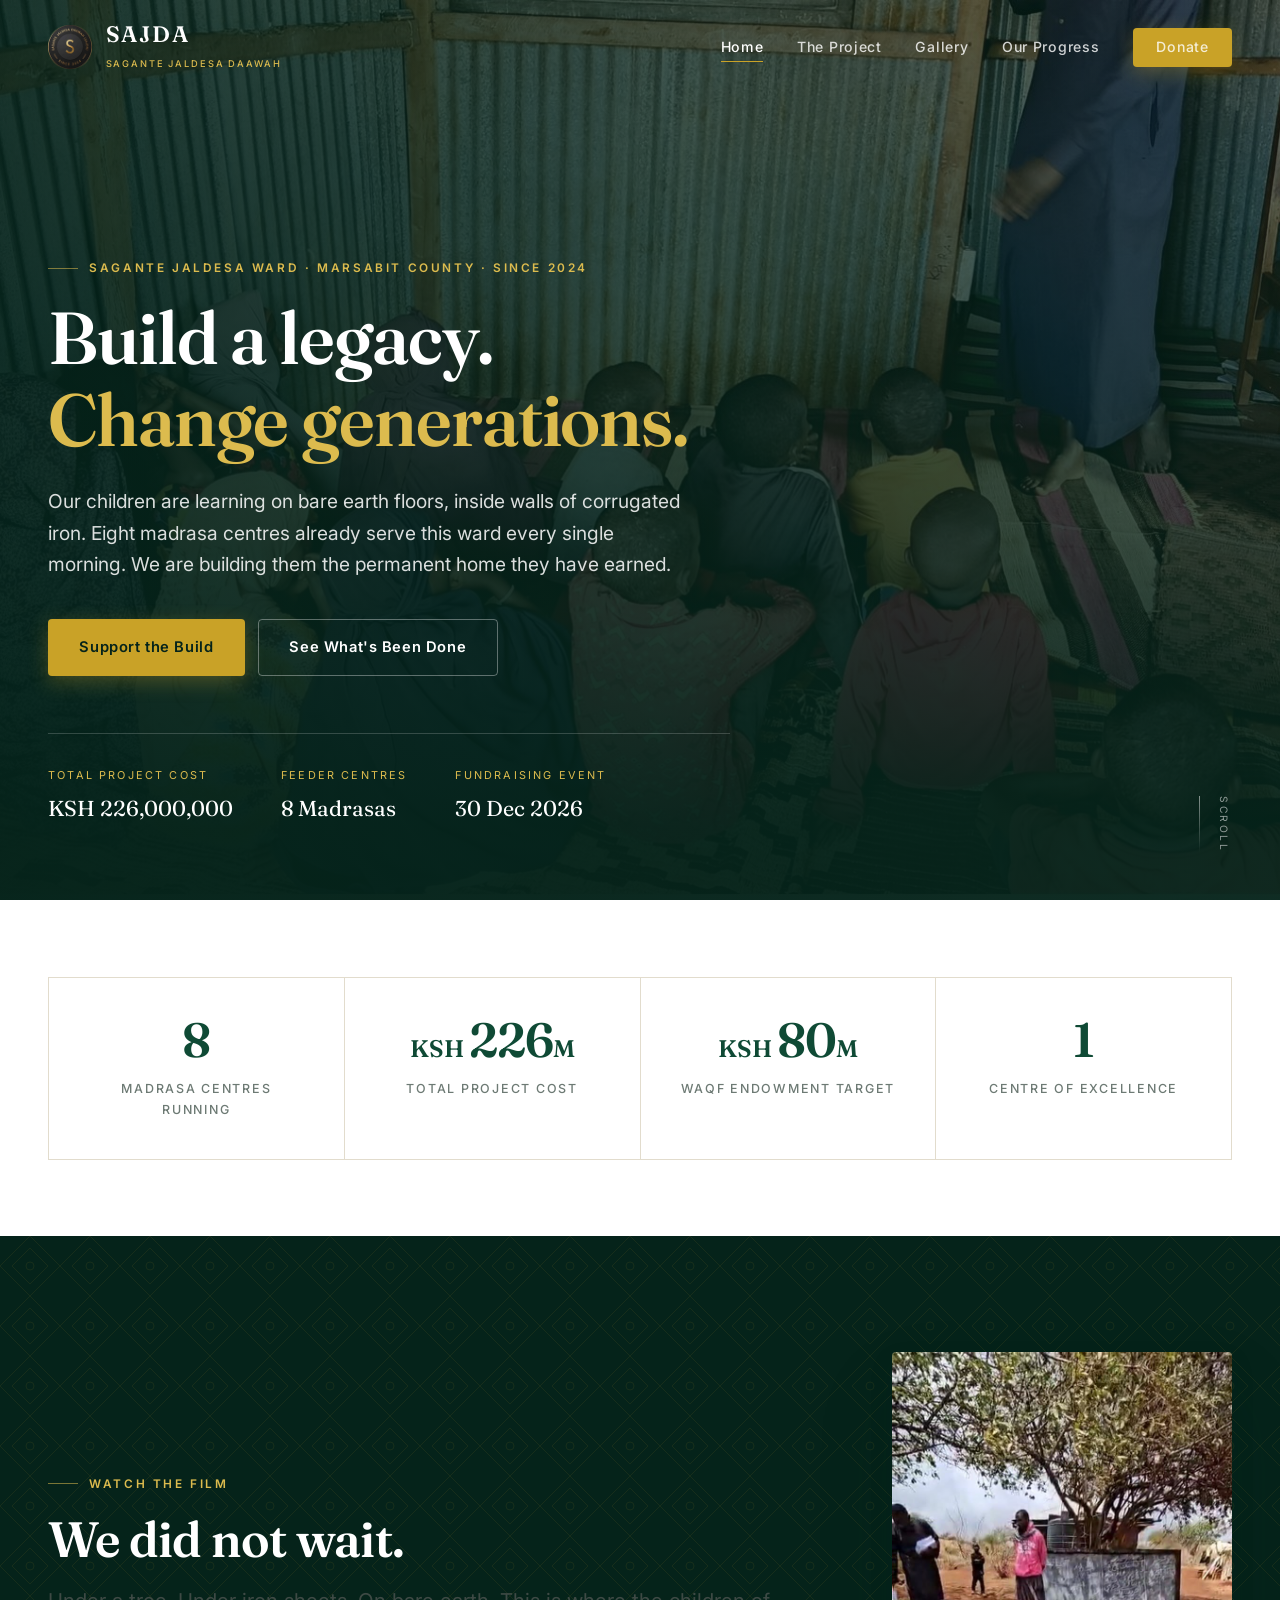
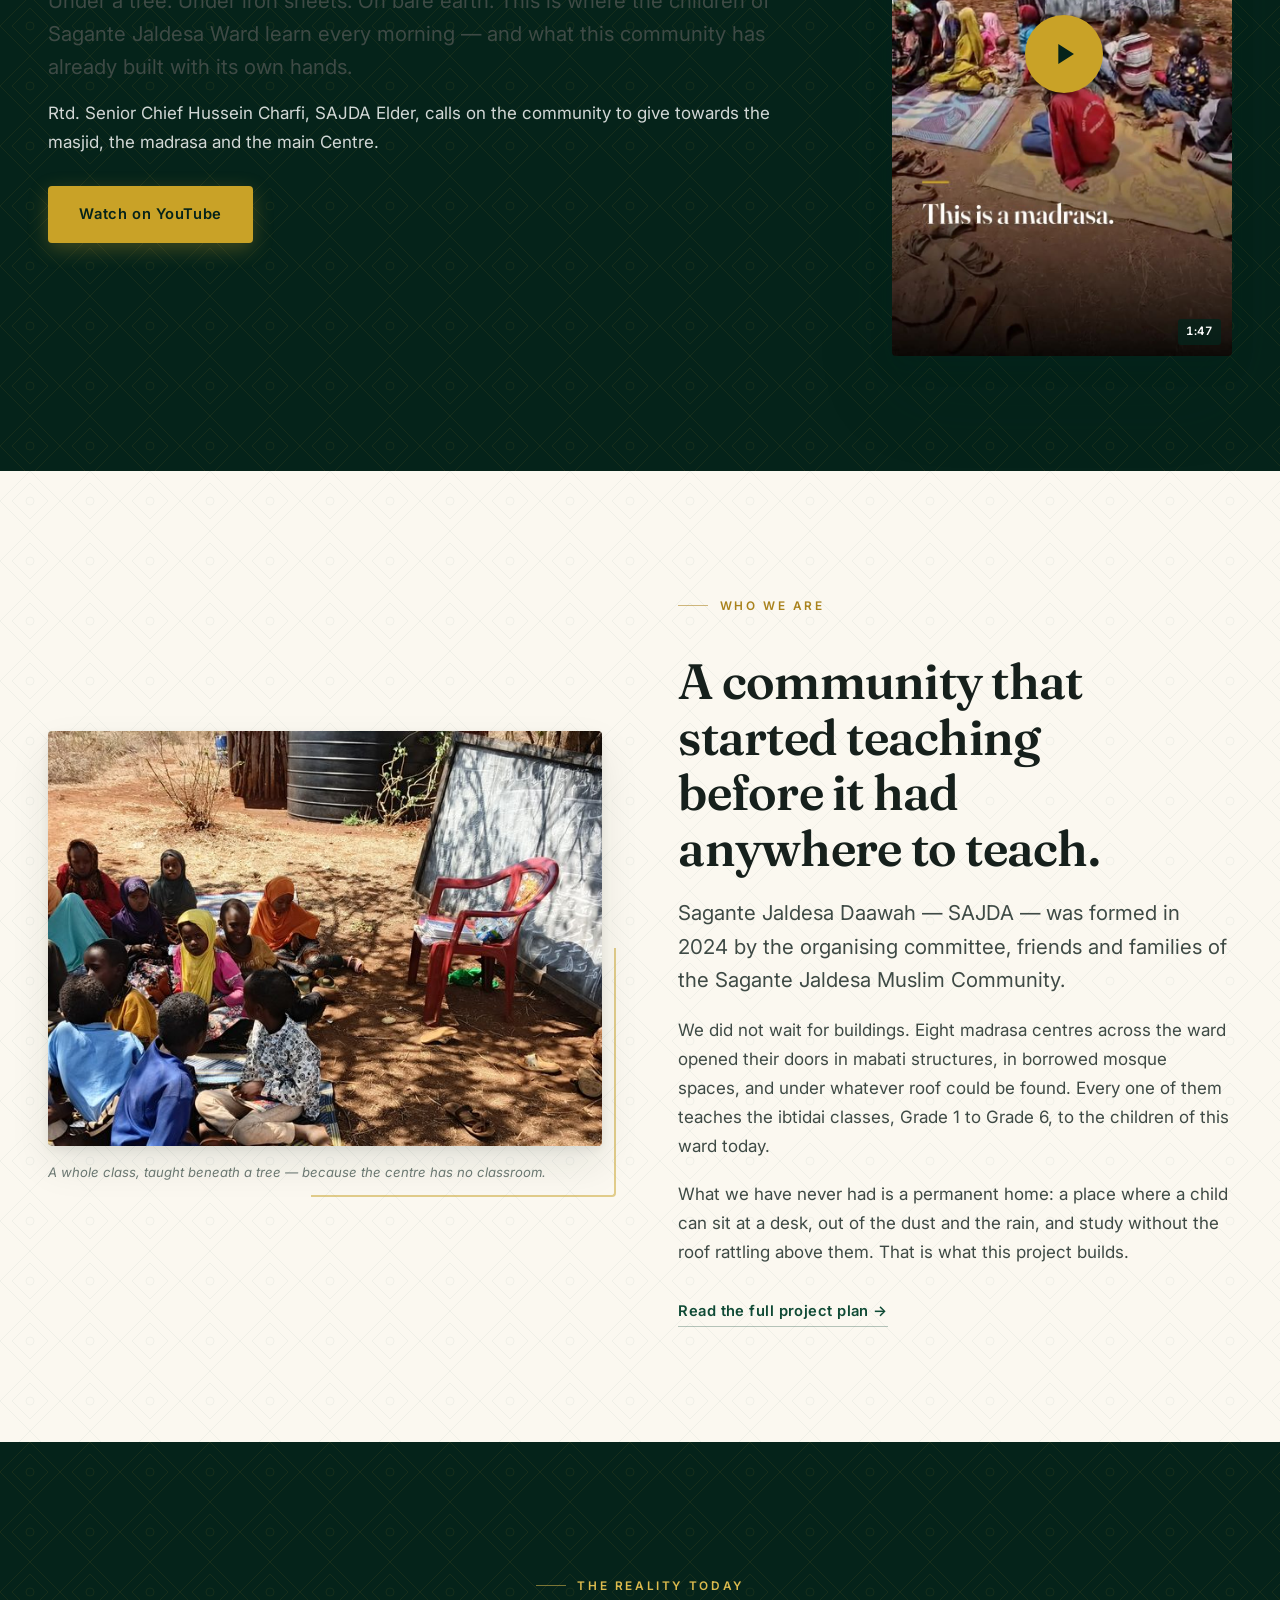
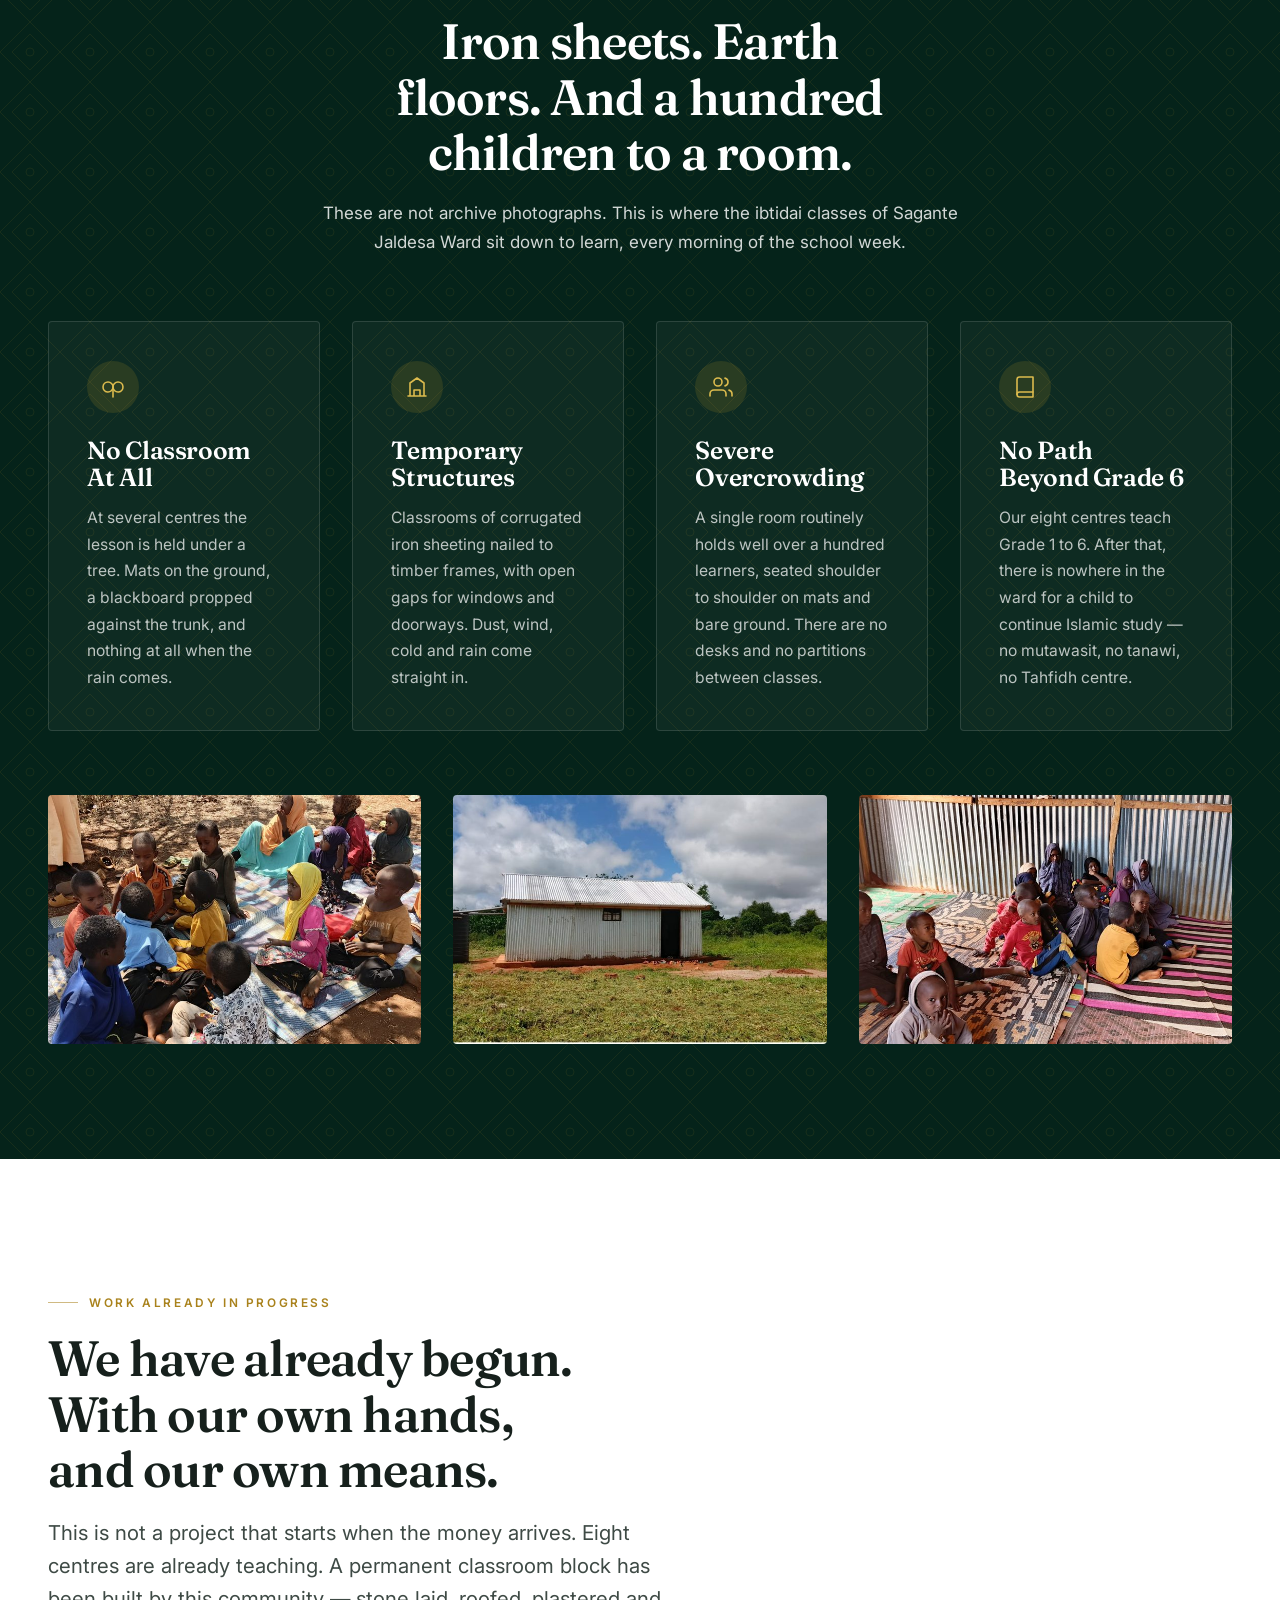
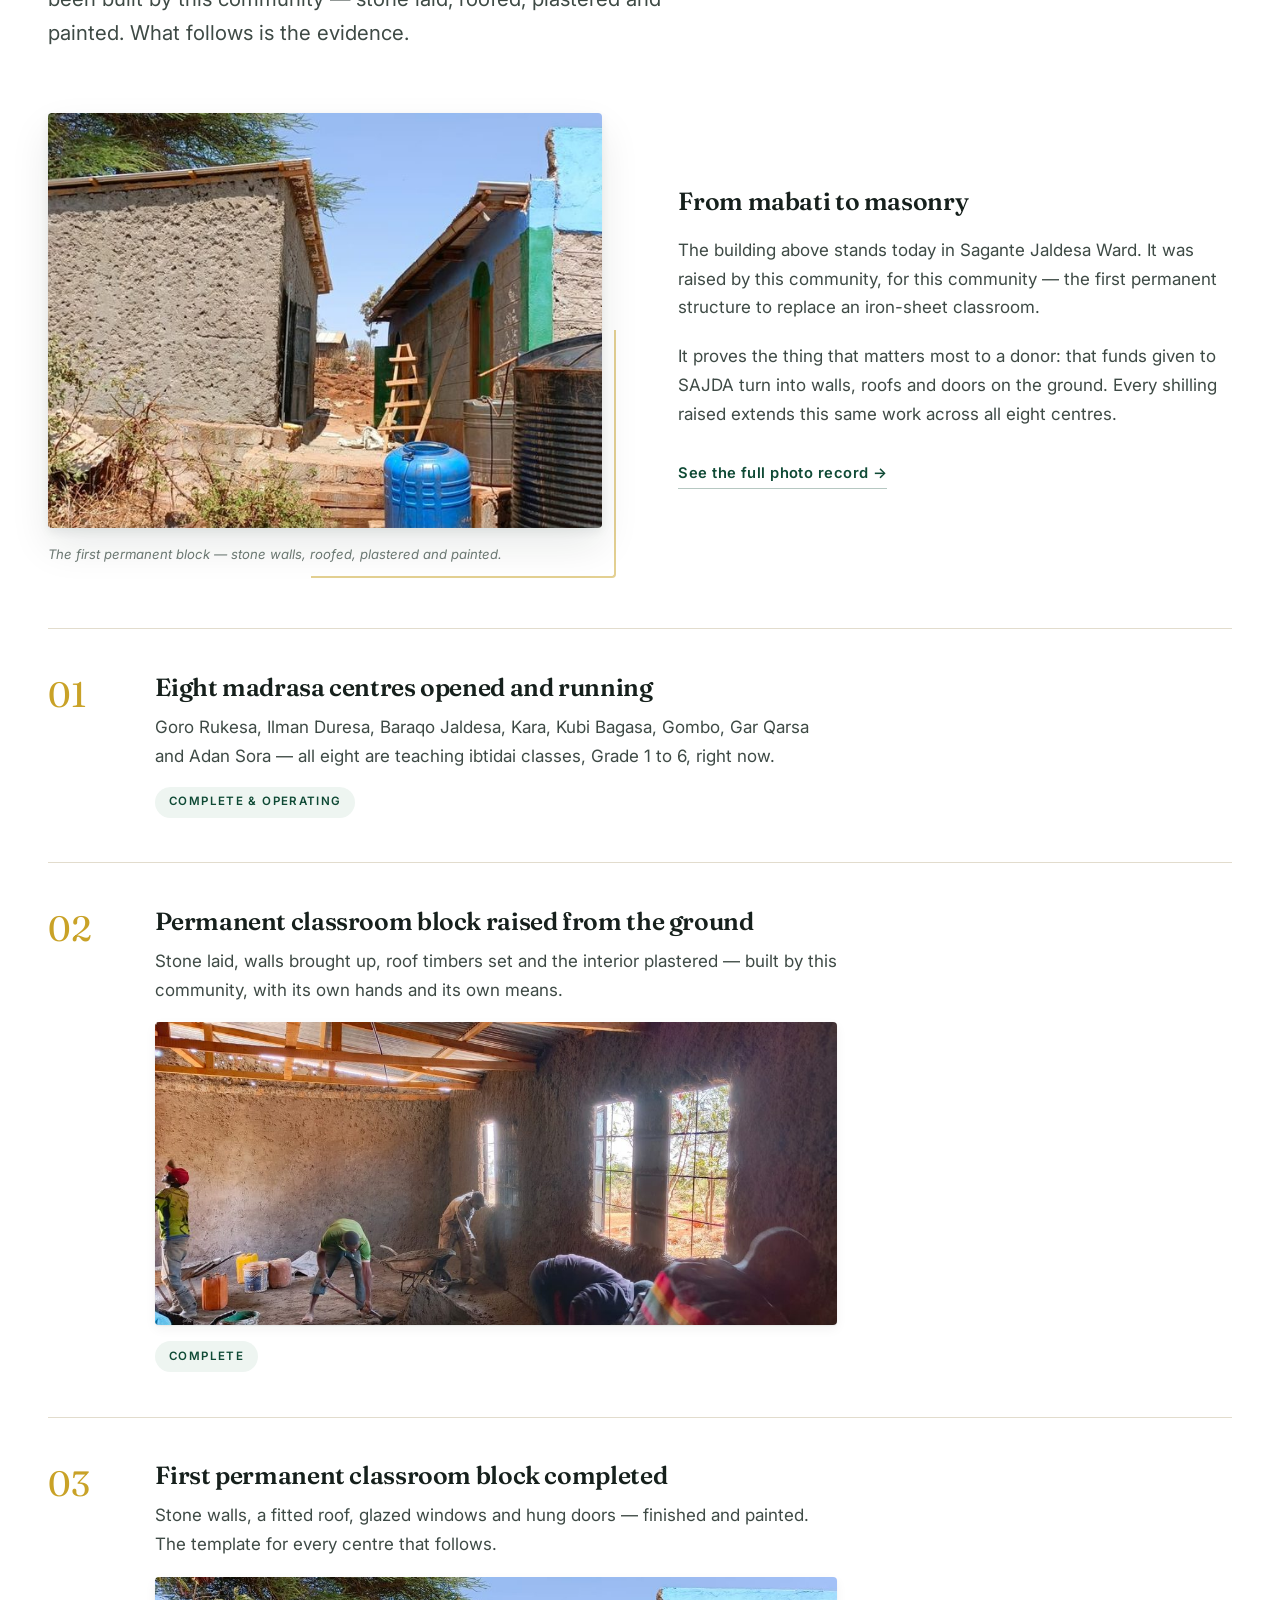
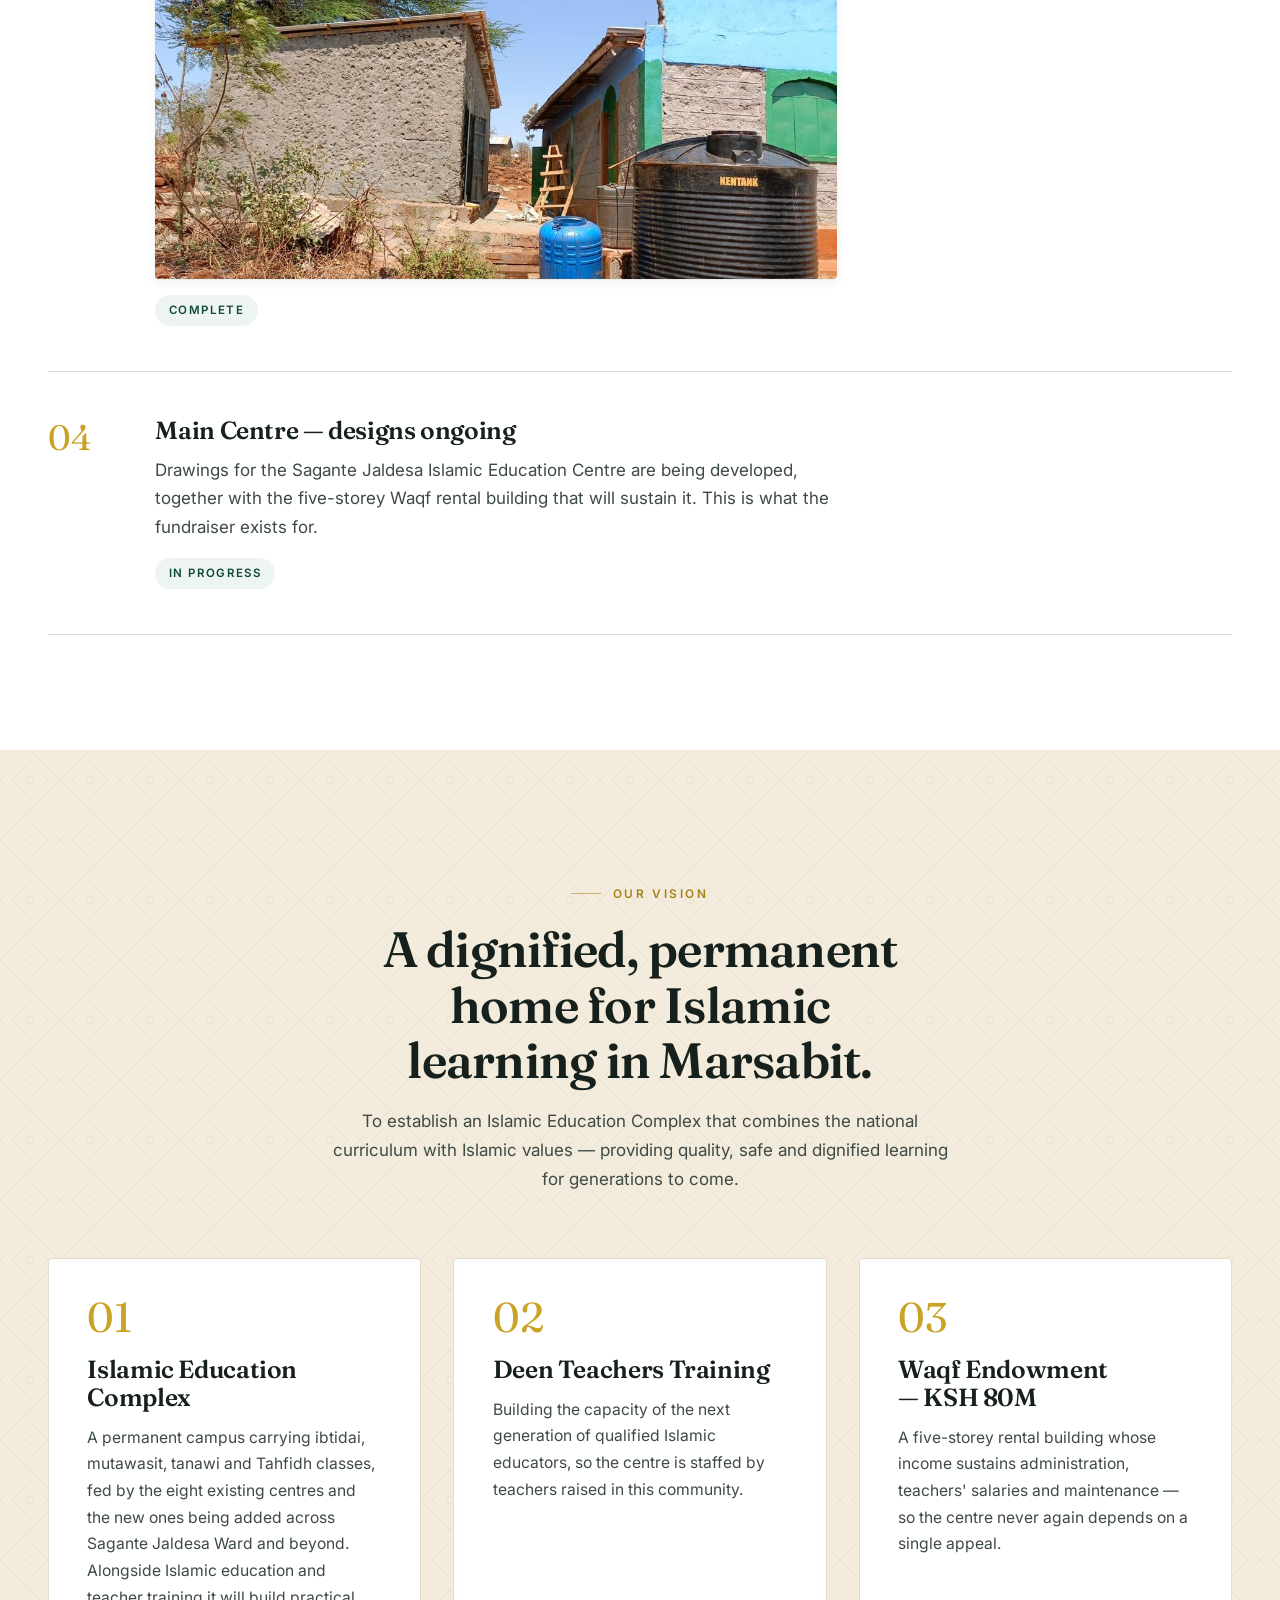
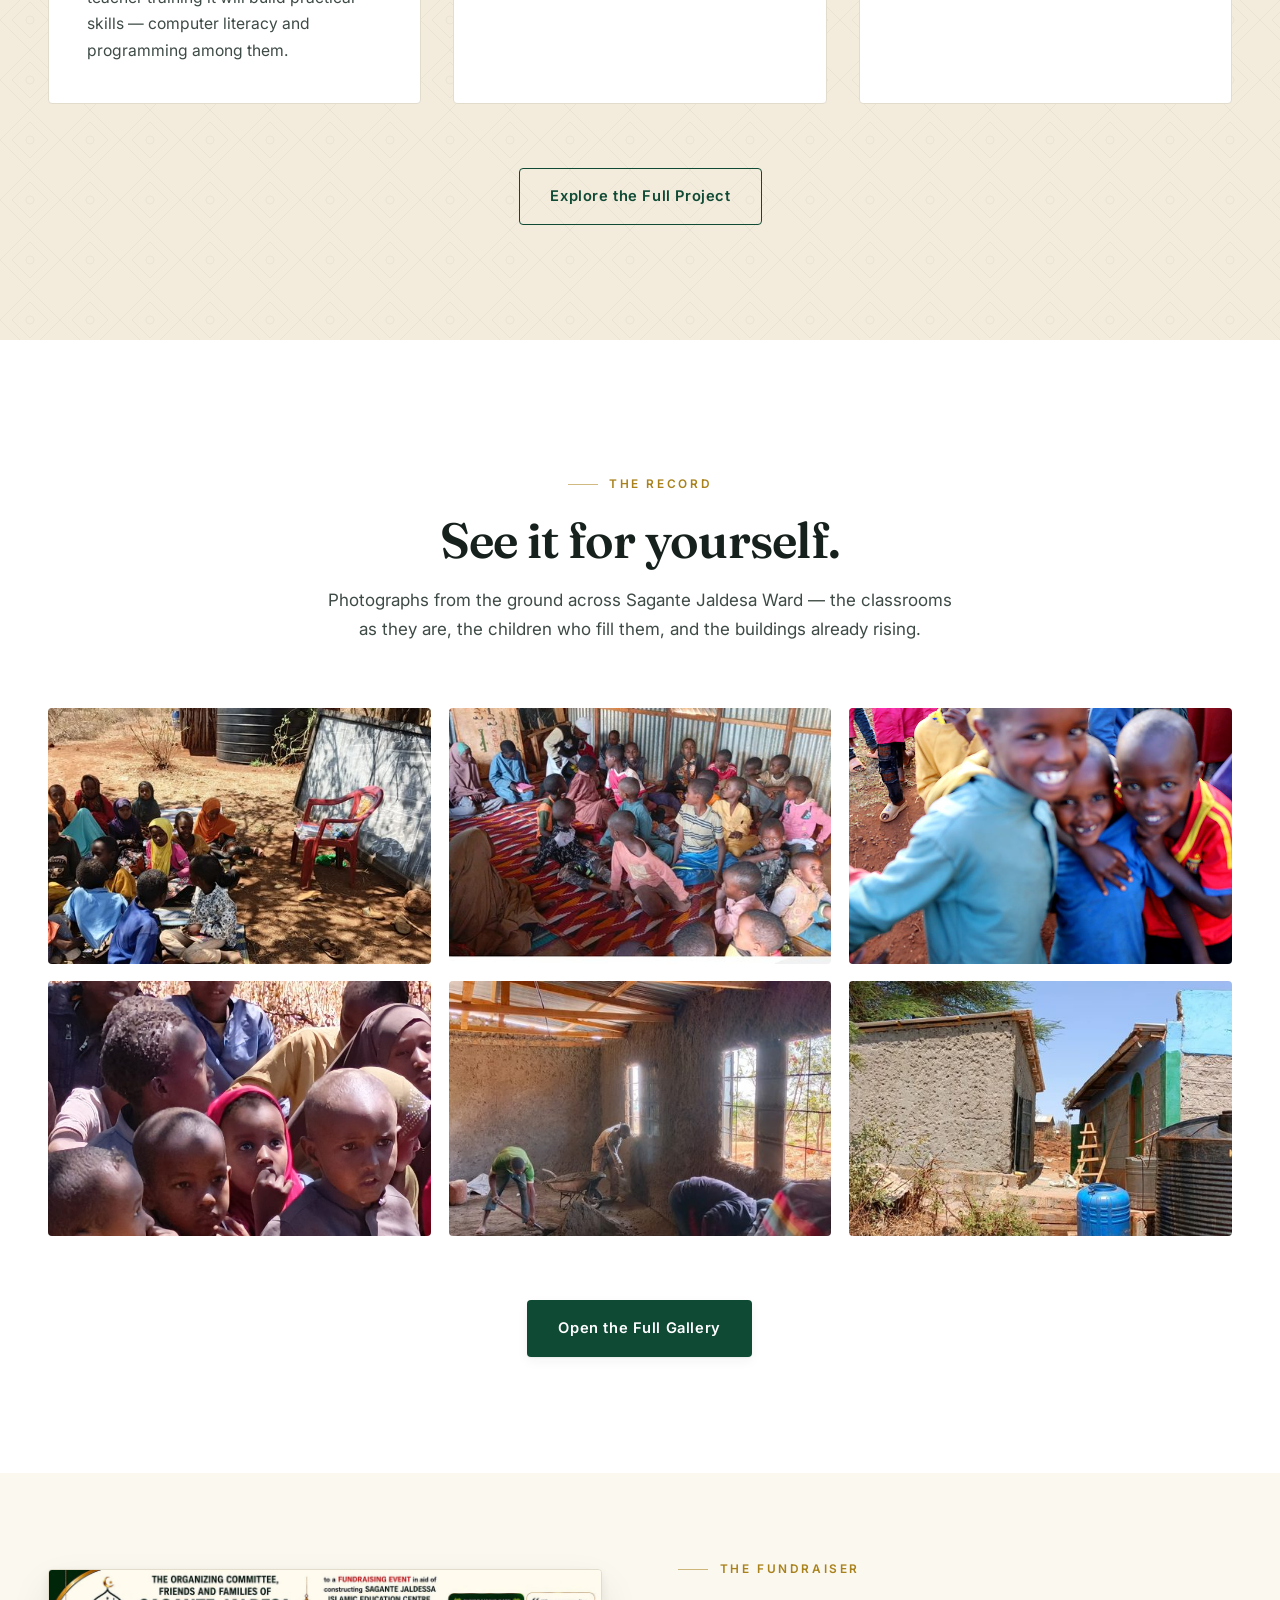
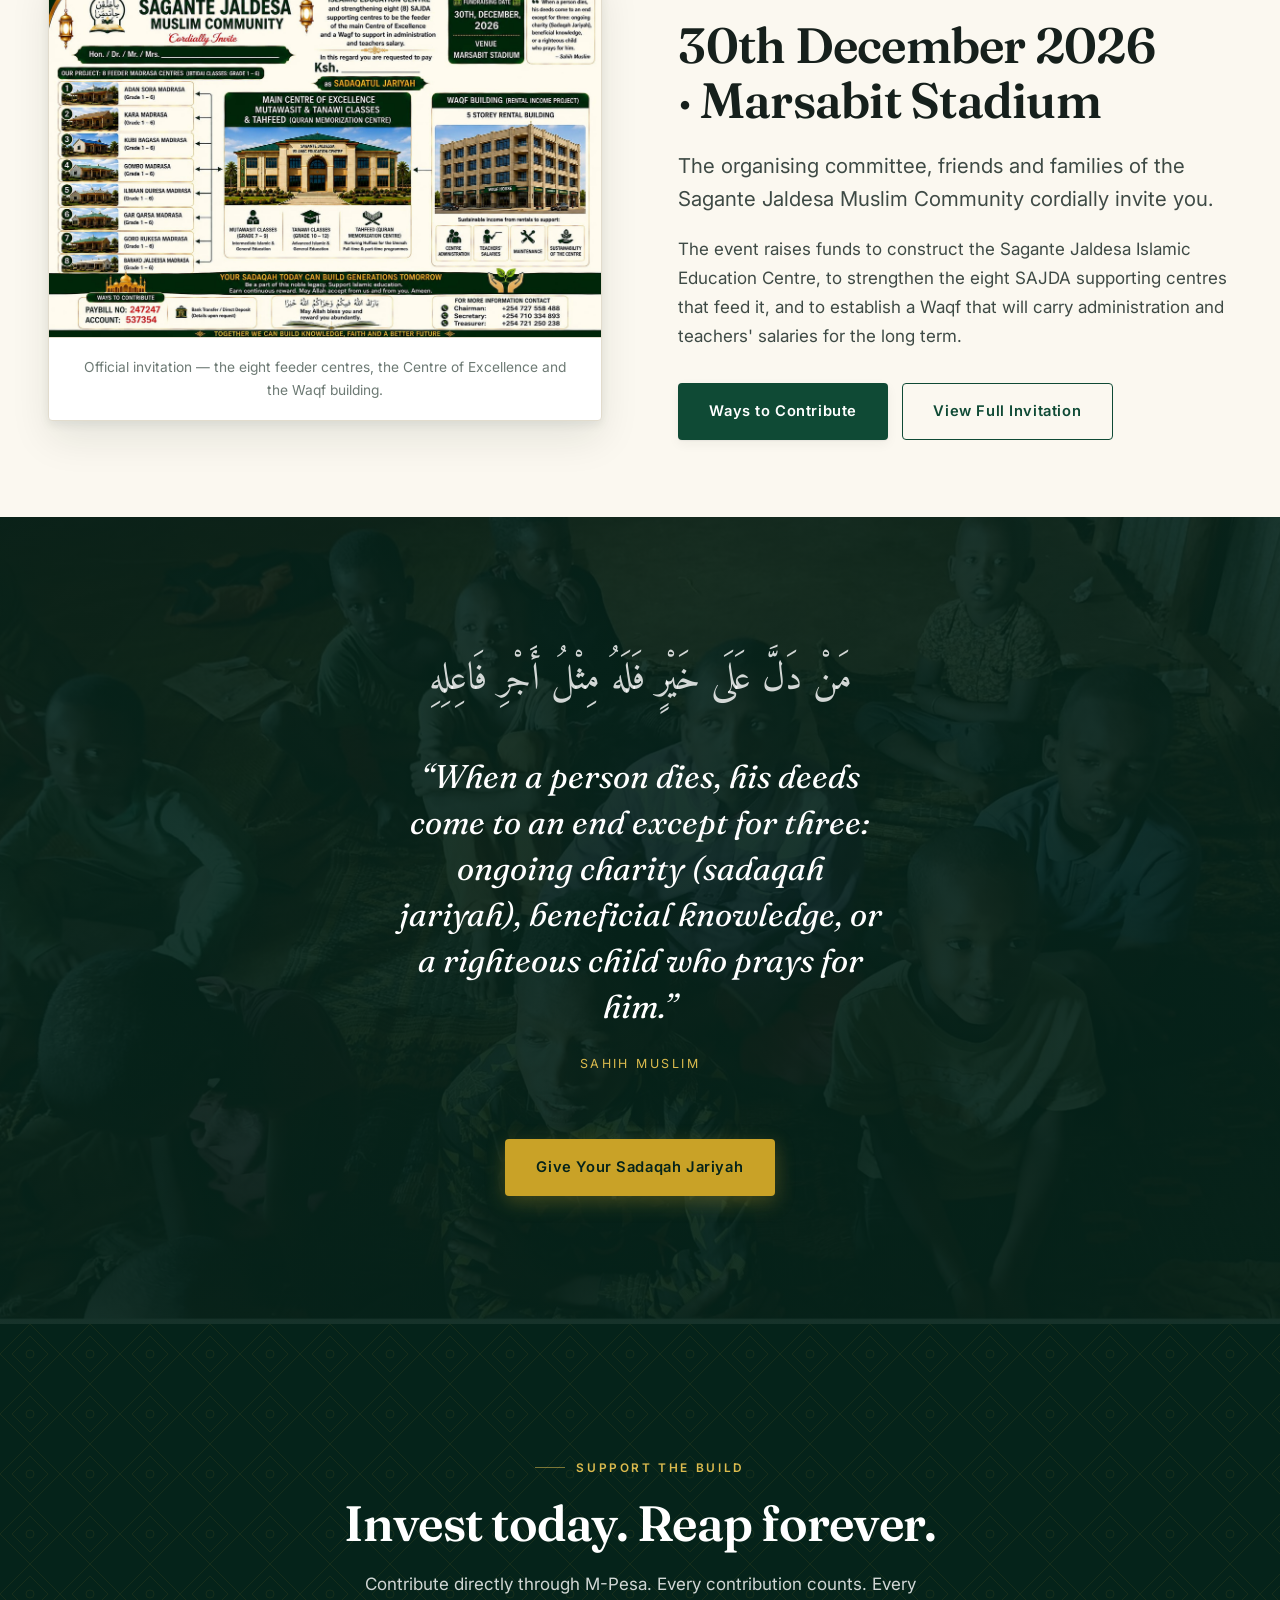
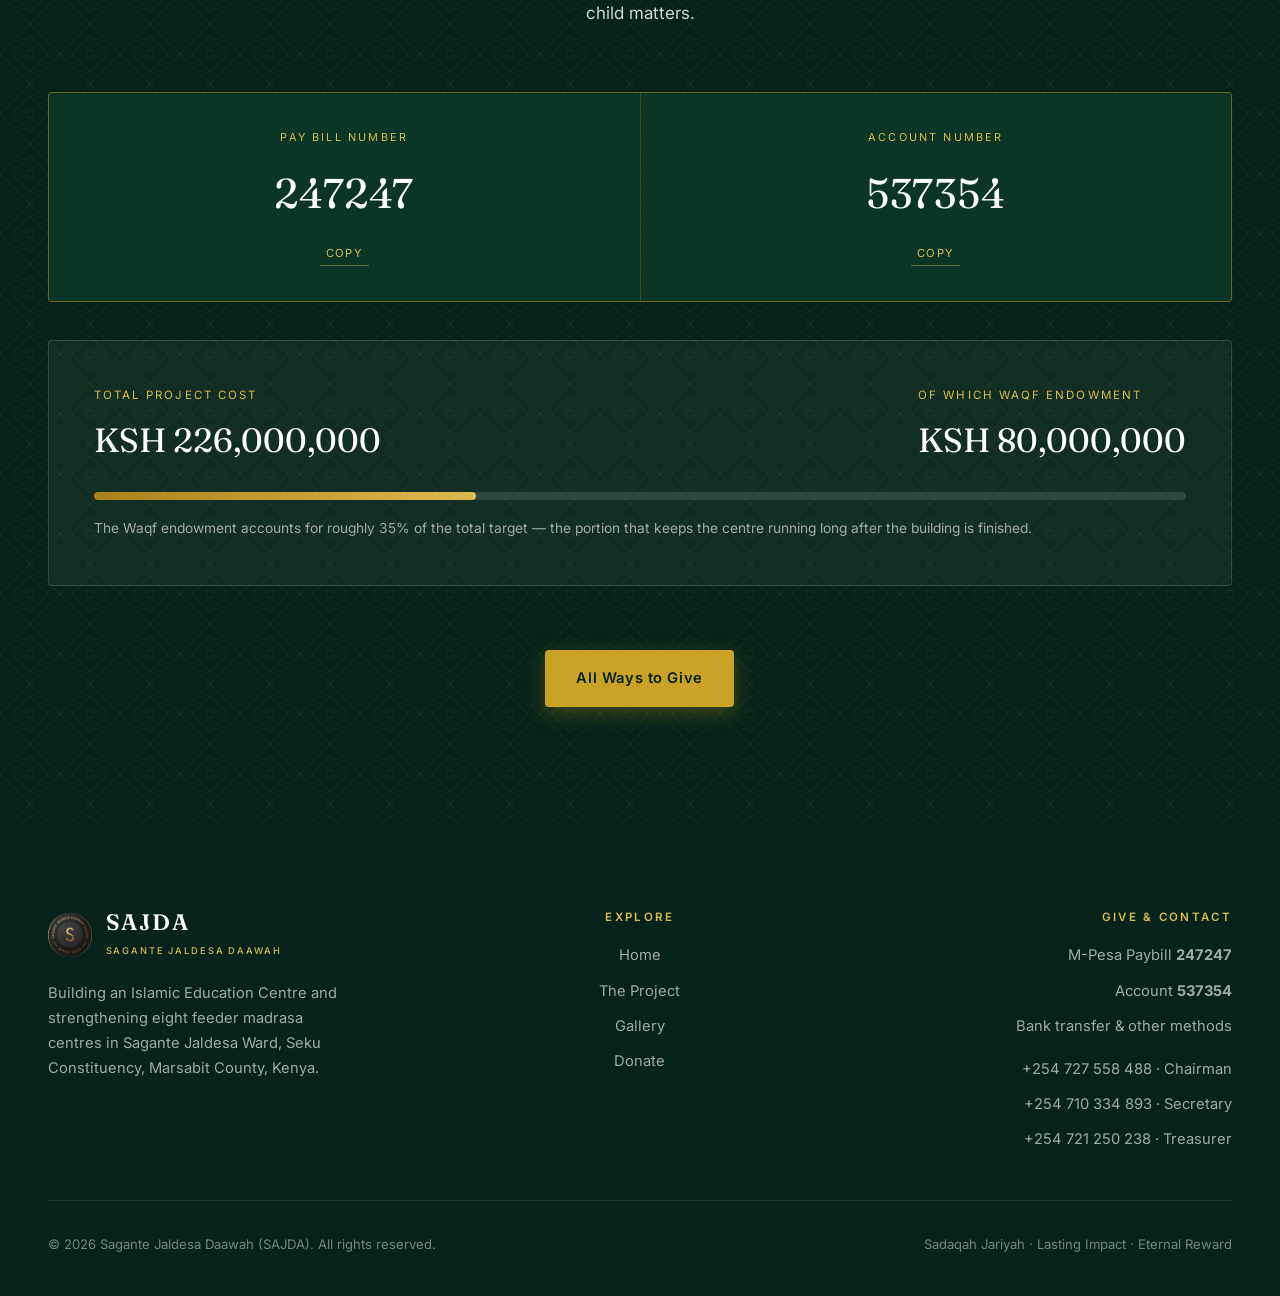
<file: index.html>
<!DOCTYPE html>
<html  lang="en">
<head>
<meta charset="utf-8">
<meta name="viewport" content="width=device-width, initial-scale=1">
<title>SAJDA — Sagante Jaldesa Daawah | Building a Home for Islamic Education in Marsabit</title>
<meta name="description" content="SAJDA is building an Islamic Education Centre and strengthening eight feeder madrasa centres in Sagante Jaldesa Ward, Marsabit County, Kenya. See the work already done and support the build.">
<meta name="theme-color" content="#05231a">

<meta property="og:type" content="website">
<meta property="og:title" content="SAJDA — Building a Home for Islamic Education in Marsabit">
<meta property="og:description" content="Eight madrasa centres. One Centre of Excellence. A permanent home for learning in Sagante Jaldesa Ward.">
<meta property="og:image" content="assets/img/hero.jpg">

<link rel="preconnect" href="https://fonts.googleapis.com">
<link rel="preconnect" href="https://fonts.gstatic.com" crossorigin>
<link href="https://fonts.googleapis.com/css2?family=Fraunces:ital,opsz,wght@0,9..144,400..700;1,9..144,400..600&family=Inter:wght@400;500;600&family=Amiri:wght@400;700&display=swap" rel="stylesheet">
<link rel="stylesheet" href="assets/css/styles.css">
<link rel="icon" type="image/png" href="assets/img/logo-96.png">
</head>
<body>

<a class="skip-link" href="#main">Skip to content</a>

<header class="site-header">
  <nav class="wrap wrap--wide nav" aria-label="Main">
    <a class="brand" href="index.html">
      <span class="brand__mark">
        <img src="assets/img/logo-96.png" alt="SAJDA — Sagante Jaldesa Daawah" width="48" height="48" decoding="async">
      </span>
      <span>
        <span class="brand__name">SAJDA</span>
        <span class="brand__sub">Sagante Jaldesa Daawah</span>
      </span>
    </a>

    <button class="nav__toggle" aria-expanded="false" aria-controls="nav-links" aria-label="Toggle menu">
      <span></span>
    </button>

    <ul class="nav__links" id="nav-links">
      <li><a href="index.html" aria-current="page">Home</a></li>
      <li><a href="project.html">The Project</a></li>
      <li><a href="gallery.html">Gallery</a></li>
      <li><a href="index.html#progress">Our Progress</a></li>
      <li><a href="donate.html" class="btn btn--gold nav__cta">Donate</a></li>
    </ul>
  </nav>
</header>

<main id="main">

  <!-- ================= HERO ================= -->
  <section class="hero">
    <div class="hero__media">
      <img src="assets/img/hero.jpg" alt="More than a hundred children seated on the floor of a single madrasa classroom in Sagante Jaldesa" fetchpriority="high">
    </div>

    <div class="wrap wrap--wide">
      <div class="hero__inner">
        <p class="eyebrow eyebrow--light">Sagante Jaldesa Ward · Marsabit County · Since 2024</p>
        <h1>Build a legacy.<em>Change generations.</em></h1>
        <p class="hero__lede">
          Our children are learning on bare earth floors, inside walls of corrugated iron.
          Eight madrasa centres already serve this ward every single morning. We are building
          them the permanent home they have earned.
        </p>

        <div class="btn-row">
          <a class="btn btn--gold" href="donate.html">Support the Build</a>
          <a class="btn btn--ghost" href="#progress">See What's Been Done</a>
        </div>

        <dl class="hero__meta">
          <div>
            <dt>Total Project Cost</dt>
            <dd>KSH 226,000,000</dd>
          </div>
          <div>
            <dt>Feeder Centres</dt>
            <dd>8 Madrasas</dd>
          </div>
          <div>
            <dt>Fundraising Event</dt>
            <dd>30 Dec 2026</dd>
          </div>
        </dl>
      </div>
    </div>

    <span class="hero__scroll">Scroll</span>
  </section>

  <!-- ================= INTRO / STATS ================= -->
  <section class="section--paper section--tight">
    <div class="wrap">
      <div class="stats">
        <div class="stat" data-reveal>
          <div class="stat__num"><span data-count="8" data-group="false">0</span></div>
          <div class="stat__label">Madrasa Centres Running</div>
        </div>
        <div class="stat" data-reveal data-delay="1">
          <div class="stat__num"><small>KSH </small><span data-count="226">0</span><small>M</small></div>
          <div class="stat__label">Total Project Cost</div>
        </div>
        <div class="stat" data-reveal data-delay="2">
          <div class="stat__num"><small>KSH </small><span data-count="80">0</span><small>M</small></div>
          <div class="stat__label">Waqf Endowment Target</div>
        </div>
        <div class="stat" data-reveal data-delay="3">
          <div class="stat__num"><span data-count="1" data-group="false">0</span></div>
          <div class="stat__label">Centre of Excellence</div>
        </div>
      </div>
    </div>
  </section>

  <!-- ================= THE FILM ================= -->
  <section class="section--dark pattern-bg" id="film">
    <div class="wrap">
      <div class="film">
        <div class="film__body" data-reveal>
          <p class="eyebrow eyebrow--light">Watch the film</p>
          <h2>We did not wait.</h2>
          <p class="lede">
            Under a tree. Under iron sheets. On bare earth. This is where the children of
            Sagante Jaldesa Ward learn every morning &mdash; and what this community has
            already built with its own hands.
          </p>
          <p>
            Rtd. Senior Chief Hussein Charfi, SAJDA Elder, calls on the community to give
            towards the masjid, the madrasa and the main Centre.
          </p>
          <a class="btn btn--gold" href="https://www.youtube.com/shorts/RKYIf7L-pLo"
             target="_blank" rel="noopener">Watch on YouTube</a>
        </div>

        <a class="film__poster" data-reveal data-delay="1"
           href="https://www.youtube.com/shorts/RKYIf7L-pLo"
           target="_blank" rel="noopener"
           aria-label="Watch the SAJDA film on YouTube (1 minute 47 seconds)">
          <img src="assets/img/film-poster.jpg" width="720" height="1280" loading="lazy"
               decoding="async"
               alt="Children of a madrasa class seated on mats beneath a tree, with the words: This is a madrasa">
          <span class="film__play" aria-hidden="true">
            <svg viewBox="0 0 24 24" fill="currentColor"><path d="M8 5v14l11-7z"/></svg>
          </span>
          <span class="film__time" aria-hidden="true">1:47</span>
        </a>
      </div>
    </div>
  </section>

  <!-- ================= WHO WE ARE ================= -->
  <section class="section--cream pattern-bg">
    <div class="wrap">
      <div class="split">
        <figure class="split__media" data-reveal>
          <img src="assets/img/med/under-tree-class.jpg" width="1100" height="479" decoding="async" alt="A madrasa class seated on mats beneath a tree, with a blackboard propped against the trunk" loading="lazy">
          <figcaption>A whole class, taught beneath a tree — because the centre has no classroom.</figcaption>
        </figure>

        <div class="split__body" data-reveal data-delay="1">
          <p class="eyebrow">Who We Are</p>
          <h2>A community that started teaching before it had anywhere to teach.</h2>
          <p class="lede">
            Sagante Jaldesa Daawah — SAJDA — was formed in 2024 by the organising committee,
            friends and families of the Sagante Jaldesa Muslim Community.
          </p>
          <p>
            We did not wait for buildings. Eight madrasa centres across the ward opened their
            doors in mabati structures, in borrowed mosque spaces, and under whatever roof
            could be found. Every one of them teaches the ibtidai classes, Grade 1 to Grade 6,
            to the children of this ward today.
          </p>
          <p>
            What we have never had is a permanent home: a place where a child can sit at a desk,
            out of the dust and the rain, and study without the roof rattling above them. That
            is what this project builds.
          </p>
          <a class="link-arrow" href="project.html">Read the full project plan &rarr;</a>
        </div>
      </div>
    </div>
  </section>

  <!-- ================= THE NEED ================= -->
  <section class="section--dark pattern-bg" id="need">
    <div class="wrap">
      <div class="section-head section-head--center" data-reveal>
        <p class="eyebrow eyebrow--light eyebrow--center">The Reality Today</p>
        <h2>Iron sheets. Earth floors. And a hundred children to a room.</h2>
        <p>
          These are not archive photographs. This is where the ibtidai classes of Sagante
          Jaldesa Ward sit down to learn, every morning of the school week.
        </p>
      </div>

      <div class="grid grid--4">
        <article class="card card--dark" data-reveal>
          <div class="card__icon" aria-hidden="true">
            <svg viewBox="0 0 24 24" fill="none" stroke="currentColor" stroke-width="1.6" stroke-linecap="round" stroke-linejoin="round">
              <path d="M12 22V12"/><path d="M12 12a5 5 0 0 1 5-5 5 5 0 0 1 .6 9.96A5 5 0 0 1 12 12z"/>
              <path d="M12 12a5 5 0 0 0-5-5 5 5 0 0 0-.6 9.96A5 5 0 0 0 12 12z"/>
            </svg>
          </div>
          <h3>No Classroom At All</h3>
          <p>
            At several centres the lesson is held under a tree. Mats on the ground, a blackboard
            propped against the trunk, and nothing at all when the rain comes.
          </p>
        </article>

        <article class="card card--dark" data-reveal data-delay="1">
          <div class="card__icon" aria-hidden="true">
            <svg viewBox="0 0 24 24" fill="none" stroke="currentColor" stroke-width="1.6" stroke-linecap="round" stroke-linejoin="round">
              <path d="M3 21h18M5 21V8l7-5 7 5v13M9 21v-6h6v6"/>
            </svg>
          </div>
          <h3>Temporary Structures</h3>
          <p>
            Classrooms of corrugated iron sheeting nailed to timber frames, with open gaps for
            windows and doorways. Dust, wind, cold and rain come straight in.
          </p>
        </article>

        <article class="card card--dark" data-reveal data-delay="2">
          <div class="card__icon" aria-hidden="true">
            <svg viewBox="0 0 24 24" fill="none" stroke="currentColor" stroke-width="1.6" stroke-linecap="round" stroke-linejoin="round">
              <path d="M17 21v-2a4 4 0 0 0-4-4H5a4 4 0 0 0-4 4v2"/><circle cx="9" cy="7" r="4"/>
              <path d="M23 21v-2a4 4 0 0 0-3-3.87M16 3.13a4 4 0 0 1 0 7.75"/>
            </svg>
          </div>
          <h3>Severe Overcrowding</h3>
          <p>
            A single room routinely holds well over a hundred learners, seated shoulder to
            shoulder on mats and bare ground. There are no desks and no partitions between classes.
          </p>
        </article>

        <article class="card card--dark" data-reveal data-delay="3">
          <div class="card__icon" aria-hidden="true">
            <svg viewBox="0 0 24 24" fill="none" stroke="currentColor" stroke-width="1.6" stroke-linecap="round" stroke-linejoin="round">
              <path d="M4 19.5A2.5 2.5 0 0 1 6.5 17H20"/><path d="M6.5 2H20v20H6.5A2.5 2.5 0 0 1 4 19.5v-15A2.5 2.5 0 0 1 6.5 2z"/>
            </svg>
          </div>
          <h3>No Path Beyond Grade 6</h3>
          <p>
            Our eight centres teach Grade 1 to 6. After that, there is nowhere in the ward for a
            child to continue Islamic study — no mutawasit, no tanawi, no Tahfidh centre.
          </p>
        </article>
      </div>

      <div class="grid grid--3 mt-lg">
        <figure data-reveal>
          <img src="assets/img/med/under-tree-mats.jpg" width="1100" height="734" decoding="async" alt="A class seated on mats in the shade of a tree, with no building at all" loading="lazy" style="border-radius:4px;aspect-ratio:3/2;object-fit:cover;width:100%">
        </figure>
        <figure data-reveal data-delay="1">
          <img src="assets/img/med/mabati-exterior.jpg" width="1100" height="734" decoding="async" alt="An iron-sheet classroom standing alone on open ground" loading="lazy" style="border-radius:4px;aspect-ratio:3/2;object-fit:cover;width:100%">
        </figure>
        <figure data-reveal data-delay="2">
          <img src="assets/img/med/mabati-crowded.jpg" width="1100" height="734" decoding="async" alt="A madrasa room packed wall to wall with seated children" loading="lazy" style="border-radius:4px;aspect-ratio:3/2;object-fit:cover;width:100%">
        </figure>
      </div>
    </div>
  </section>

  <!-- ================= PROGRESS ================= -->
  <section class="section--paper" id="progress">
    <div class="wrap">
      <div class="section-head" data-reveal>
        <p class="eyebrow">Work Already In Progress</p>
        <h2>We have already begun. With our own hands, and our own means.</h2>
        <p class="lede">
          This is not a project that starts when the money arrives. Eight centres are already
          teaching. A permanent classroom block has been built by this community — stone laid,
          roofed, plastered and painted. What follows is the evidence.
        </p>
      </div>

      <div class="split">
        <figure class="split__media" data-reveal>
          <img src="assets/img/med/permanent-complete.jpg" width="1100" height="488" decoding="async" alt="The completed permanent classroom block, plastered and roofed, with a water tank alongside" loading="lazy">
          <figcaption>The first permanent block — stone walls, roofed, plastered and painted.</figcaption>
        </figure>

        <div class="split__body" data-reveal data-delay="1">
          <h3>From mabati to masonry</h3>
          <p>
            The building above stands today in Sagante Jaldesa Ward. It was raised by this
            community, for this community — the first permanent structure to replace an iron-sheet
            classroom.
          </p>
          <p>
            It proves the thing that matters most to a donor: that funds given to SAJDA turn into
            walls, roofs and doors on the ground. Every shilling raised extends this same work
            across all eight centres.
          </p>
          <a class="link-arrow" href="gallery.html">See the full photo record &rarr;</a>
        </div>
      </div>

      <div class="steps mt-lg">
        <article class="step" data-reveal>
          <div class="step__num">01</div>
          <div class="step__body">
            <h3>Eight madrasa centres opened and running</h3>
            <p>
              Goro Rukesa, Ilman Duresa, Baraqo Jaldesa, Kara, Kubi Bagasa, Gombo, Gar Qarsa
              and Adan Sora — all eight are teaching ibtidai classes, Grade 1 to 6, right now.
            </p>
            <span class="step__tag">Complete &amp; Operating</span>
          </div>
        </article>

        <article class="step" data-reveal data-delay="1">
          <div class="step__num">02</div>
          <div class="step__body">
            <h3>Permanent classroom block raised from the ground</h3>
            <p>
              Stone laid, walls brought up, roof timbers set and the interior plastered — built by
              this community, with its own hands and its own means.
            </p>
            <figure class="step__media">
              <img src="assets/img/med/permanent-under-construction.jpg" alt="The interior of the permanent classroom block during construction, walls being plastered" loading="lazy">
            </figure>
            <span class="step__tag">Complete</span>
          </div>
        </article>

        <article class="step" data-reveal data-delay="2">
          <div class="step__num">03</div>
          <div class="step__body">
            <h3>First permanent classroom block completed</h3>
            <p>
              Stone walls, a fitted roof, glazed windows and hung doors — finished and painted.
              The template for every centre that follows.
            </p>
            <figure class="step__media">
              <img src="assets/img/med/permanent-complete.jpg" alt="The completed permanent classroom block with finished walls, roof and doors" loading="lazy">
            </figure>
            <span class="step__tag">Complete</span>
          </div>
        </article>

        <article class="step" data-reveal data-delay="3">
          <div class="step__num">04</div>
          <div class="step__body">
            <h3>Main Centre — designs ongoing</h3>
            <p>
              Drawings for the Sagante Jaldesa Islamic Education Centre are being developed, together
              with the five-storey Waqf rental building that will sustain it. This is what the
              fundraiser exists for.
            </p>
            <span class="step__tag">In Progress</span>
          </div>
        </article>
      </div>
    </div>
  </section>

  <!-- ================= VISION ================= -->
  <section class="section--sand pattern-bg">
    <div class="wrap">
      <div class="section-head section-head--center" data-reveal>
        <p class="eyebrow eyebrow--center">Our Vision</p>
        <h2>A dignified, permanent home for Islamic learning in Marsabit.</h2>
        <p>
          To establish an Islamic Education Complex that combines the national
          curriculum with Islamic values — providing quality, safe and dignified learning for
          generations to come.
        </p>
      </div>

      <div class="grid grid--3">
        <article class="card" data-reveal>
          <span class="card__num">01</span>
          <h3>Islamic Education Complex</h3>
          <p>
            A permanent campus carrying ibtidai, mutawasit, tanawi and Tahfidh classes, fed by the
            eight existing centres and the new ones being added across Sagante Jaldesa Ward and
            beyond. Alongside Islamic education and teacher training it will build practical
            skills — computer literacy and programming among them.
          </p>
        </article>

        <article class="card" data-reveal data-delay="1">
          <span class="card__num">02</span>
          <h3>Deen Teachers Training</h3>
          <p>
            Building the capacity of the next generation of qualified Islamic educators, so the
            centre is staffed by teachers raised in this community.
          </p>
        </article>

        <article class="card" data-reveal data-delay="2">
          <span class="card__num">03</span>
          <h3>Waqf Endowment — KSH 80M</h3>
          <p>
            A five-storey rental building whose income sustains administration, teachers' salaries
            and maintenance — so the centre never again depends on a single appeal.
          </p>
        </article>
      </div>

      <div class="text-center mt-lg" data-reveal>
        <a class="btn btn--outline" href="project.html">Explore the Full Project</a>
      </div>
    </div>
  </section>

  <!-- ================= GALLERY PREVIEW ================= -->
  <section class="section--paper">
    <div class="wrap wrap--wide">
      <div class="section-head section-head--center" data-reveal>
        <p class="eyebrow eyebrow--center">The Record</p>
        <h2>See it for yourself.</h2>
        <p>
          Photographs from the ground across Sagante Jaldesa Ward — the classrooms as they
          are, the children who fill them, and the buildings already rising.
        </p>
      </div>

      <div class="gallery" data-reveal>
        <a class="gallery__item" href="gallery.html" aria-label="View gallery">
          <img src="assets/img/thumbs/under-tree-class.jpg" alt="A madrasa class seated on mats beneath a tree" loading="lazy">
          <span class="gallery__cap">A whole class, taught beneath a tree.</span>
        </a>
        <a class="gallery__item" href="gallery.html" aria-label="View gallery">
          <img src="assets/img/thumbs/mabati-earth-floor.jpg" alt="Children learning on an earth floor inside an iron-sheet classroom" loading="lazy">
          <span class="gallery__cap">Iron sheets, an earth floor, and no desks.</span>
        </a>
        <a class="gallery__item" href="gallery.html" aria-label="View gallery">
          <img src="assets/img/thumbs/IMG_0682.jpg" alt="Smiling children with their arms around each other outside the madrasa" loading="lazy">
          <span class="gallery__cap">Friendship at break time.</span>
        </a>
        <a class="gallery__item" href="gallery.html" aria-label="View gallery">
          <img src="assets/img/thumbs/children-faces.jpg" alt="Close-up of children's faces at an open-air madrasa" loading="lazy">
          <span class="gallery__cap">The children this appeal is for.</span>
        </a>
        <a class="gallery__item" href="gallery.html" aria-label="View gallery">
          <img src="assets/img/thumbs/permanent-under-construction.jpg" alt="The permanent classroom block during construction, walls being plastered" loading="lazy">
          <span class="gallery__cap">The permanent block going up — our own hands.</span>
        </a>
        <a class="gallery__item" href="gallery.html" aria-label="View gallery">
          <img src="assets/img/thumbs/permanent-complete.jpg" alt="The completed permanent classroom block, plastered and roofed" loading="lazy">
          <span class="gallery__cap">Roof on, walls up, doors hung.</span>
        </a>
      </div>

      <div class="text-center mt-lg" data-reveal>
        <a class="btn btn--green" href="gallery.html">Open the Full Gallery</a>
      </div>
    </div>
  </section>

  <!-- ================= INVITATION ================= -->
  <section class="section--cream section--tight">
    <div class="wrap">
      <div class="split split--reverse">
        <div class="split__body" data-reveal>
          <p class="eyebrow">The Fundraiser</p>
          <h2>30th December 2026 · Marsabit Stadium</h2>
          <p class="lede">
            The organising committee, friends and families of the Sagante Jaldesa Muslim
            Community cordially invite you.
          </p>
          <p>
            The event raises funds to construct the Sagante Jaldesa Islamic Education Centre,
            to strengthen the eight SAJDA supporting centres that feed it, and to establish a
            Waqf that will carry administration and teachers' salaries for the long term.
          </p>
          <div class="btn-row">
            <a class="btn btn--green" href="donate.html">Ways to Contribute</a>
            <a class="btn btn--outline" href="assets/img/invitation.jpg" target="_blank" rel="noopener">View Full Invitation</a>
          </div>
        </div>

        <figure class="invitation" data-reveal data-delay="1">
          <img src="assets/img/invitation.jpg" alt="Official SAJDA fundraising invitation card showing the eight madrasa centres, the main Centre of Excellence, the Waqf building and contribution details" loading="lazy">
          <figcaption>Official invitation — the eight feeder centres, the Centre of Excellence and the Waqf building.</figcaption>
        </figure>
      </div>
    </div>
  </section>

  <!-- ================= QUOTE / CTA ================= -->
  <section class="cta-band">
    <div class="cta-band__media">
      <img src="assets/img/band-cta.jpg" alt="" aria-hidden="true" loading="lazy">
    </div>
    <div class="wrap wrap--narrow">
      <div class="quote" data-reveal>
        <p class="quote__arabic">مَنْ دَلَّ عَلَى خَيْرٍ فَلَهُ مِثْلُ أَجْرِ فَاعِلِهِ</p>
        <blockquote>
          &ldquo;When a person dies, his deeds come to an end except for three: ongoing charity
          (sadaqah jariyah), beneficial knowledge, or a righteous child who prays for him.&rdquo;
        </blockquote>
        <cite>Sahih Muslim</cite>
      </div>

      <div class="text-center mt-lg" data-reveal data-delay="1">
        <div class="btn-row">
          <a class="btn btn--gold" href="donate.html">Give Your Sadaqah Jariyah</a>
        </div>
      </div>
    </div>
  </section>

  <!-- ================= DONATE STRIP ================= -->
  <section class="section--dark pattern-bg" id="donate">
    <div class="wrap">
      <div class="section-head section-head--center" data-reveal>
        <p class="eyebrow eyebrow--light eyebrow--center">Support the Build</p>
        <h2>Invest today. Reap forever.</h2>
        <p>Contribute directly through M-Pesa. Every contribution counts. Every child matters.</p>
      </div>

      <div class="paybill" data-reveal>
        <div class="paybill__cell">
          <div class="paybill__label">Pay Bill Number</div>
          <div class="paybill__value">247247</div>
          <button class="copy-btn" data-copy="247247" type="button">Copy</button>
        </div>
        <div class="paybill__cell">
          <div class="paybill__label">Account Number</div>
          <div class="paybill__value">537354</div>
          <button class="copy-btn" data-copy="537354" type="button">Copy</button>
        </div>
      </div>

      <div class="funding mt-md" data-reveal data-delay="1">
        <div class="funding__row">
          <div>
            <div class="funding__label">Total Project Cost</div>
            <div class="funding__val">KSH 226,000,000</div>
          </div>
          <div>
            <div class="funding__label">Of Which Waqf Endowment</div>
            <div class="funding__val">KSH 80,000,000</div>
          </div>
        </div>
        <div class="funding__track">
          <div class="funding__fill" data-progress="35"></div>
        </div>
        <p class="funding__note">
          The Waqf endowment accounts for roughly 35% of the total target — the portion that
          keeps the centre running long after the building is finished.
        </p>
      </div>

      <div class="text-center mt-lg" data-reveal data-delay="2">
        <a class="btn btn--gold" href="donate.html">All Ways to Give</a>
      </div>
    </div>
  </section>

</main>

<footer class="site-footer">
  <div class="wrap wrap--wide">
    <div class="footer-grid">
      <div class="footer-about">
        <a class="brand" href="index.html">
          <span class="brand__mark">
            <img src="assets/img/logo-96.png" alt="SAJDA — Sagante Jaldesa Daawah" width="48" height="48" loading="lazy" decoding="async">
          </span>
          <span>
            <span class="brand__name">SAJDA</span>
            <span class="brand__sub">Sagante Jaldesa Daawah</span>
          </span>
        </a>
        <p>
          Building an Islamic Education Centre and strengthening eight feeder madrasa
          centres in Sagante Jaldesa Ward, Seku Constituency, Marsabit County, Kenya.
        </p>
      </div>

      <div class="footer-col--center">
        <h4>Explore</h4>
        <ul>
          <li><a href="index.html">Home</a></li>
          <li><a href="project.html">The Project</a></li>
          <li><a href="gallery.html">Gallery</a></li>
          <li><a href="donate.html">Donate</a></li>
        </ul>
      </div>

      <div class="footer-col--right">
        <h4>Give &amp; Contact</h4>
        <ul>
          <li>M-Pesa Paybill <strong>247247</strong></li>
          <li>Account <strong>537354</strong></li>
          <li><a href="donate.html">Bank transfer &amp; other methods</a></li>
          <li style="margin-top:1.1rem"><a href="tel:+254727558488">+254 727 558 488</a> · Chairman</li>
          <li><a href="tel:+254710334893">+254 710 334 893</a> · Secretary</li>
          <li><a href="tel:+254721250238">+254 721 250 238</a> · Treasurer</li>
        </ul>
      </div>
    </div>

    <div class="footer-bottom">
      <p>&copy; <span data-year>2026</span> Sagante Jaldesa Daawah (SAJDA). All rights reserved.</p>
      <p>Sadaqah Jariyah · Lasting Impact · Eternal Reward</p>
    </div>
  </div>
</footer>

<script src="assets/js/main.js" defer></script>
</body>
</html>
</file>
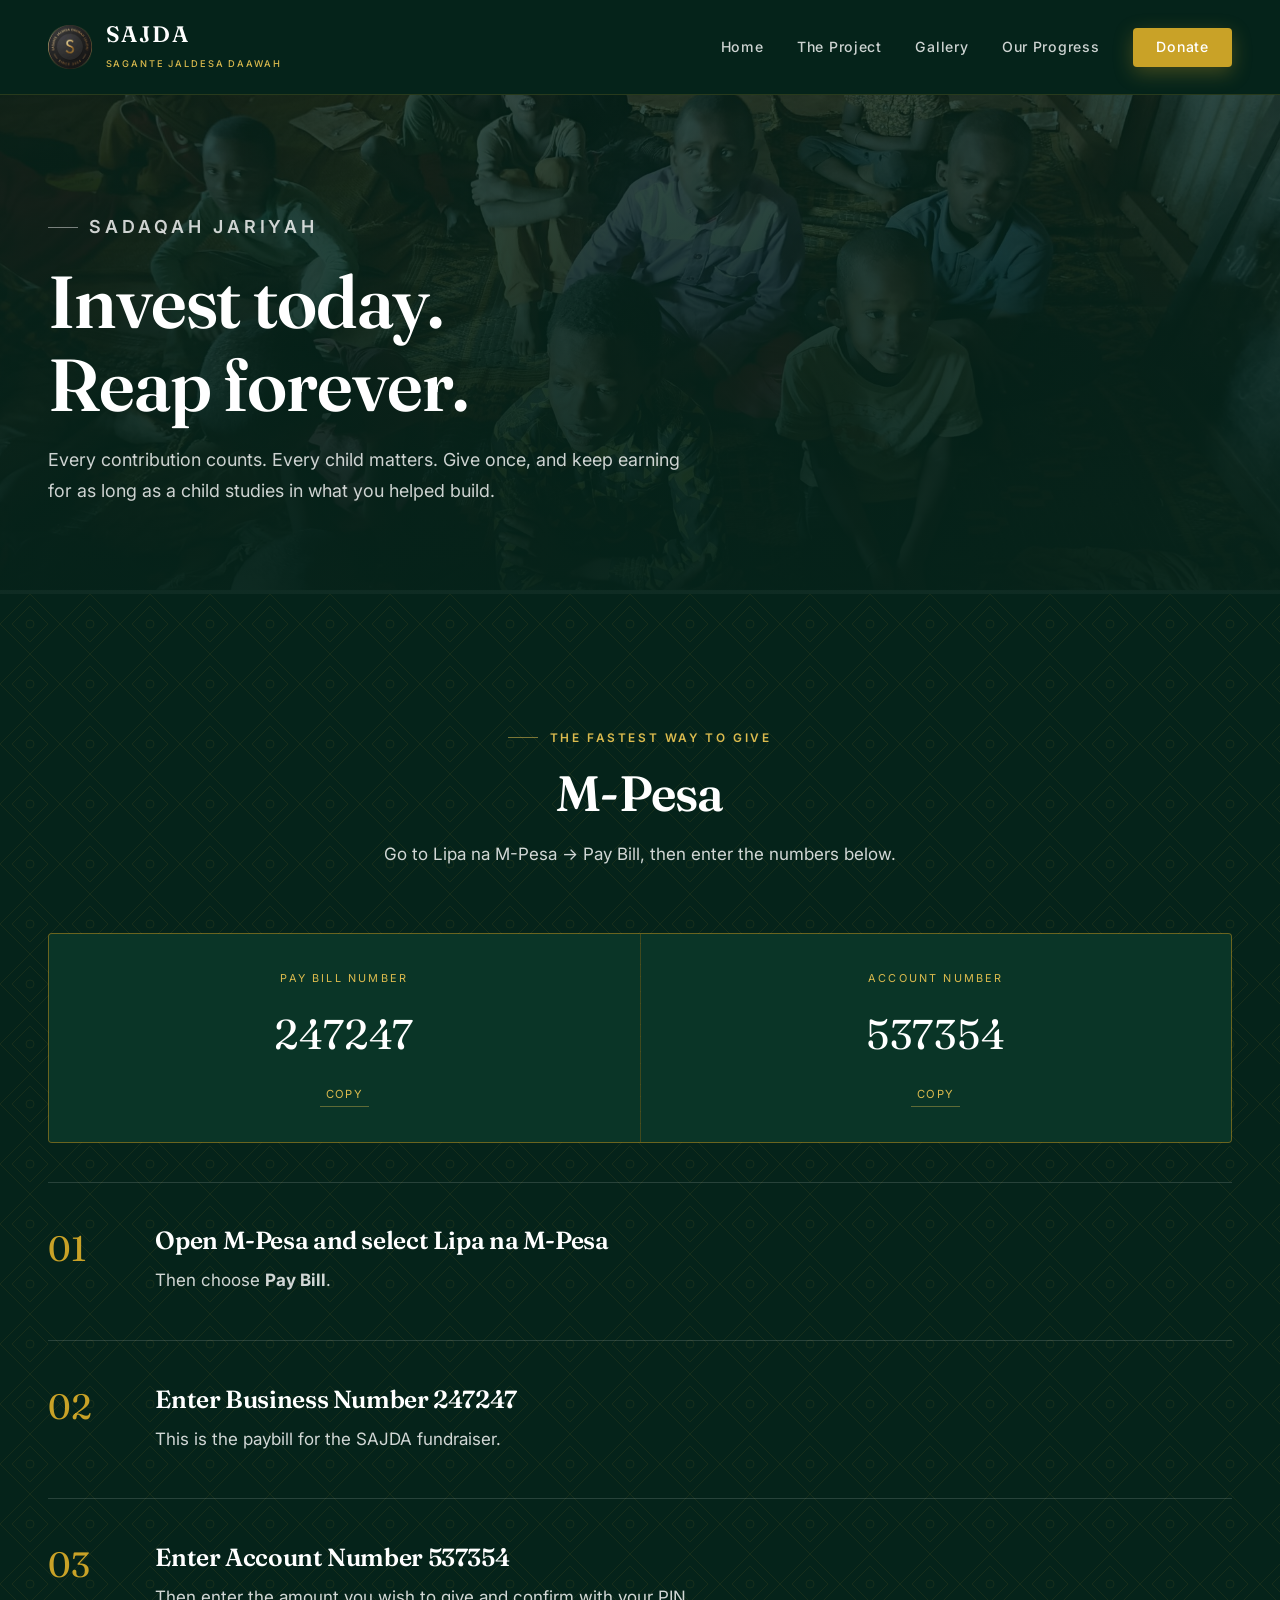
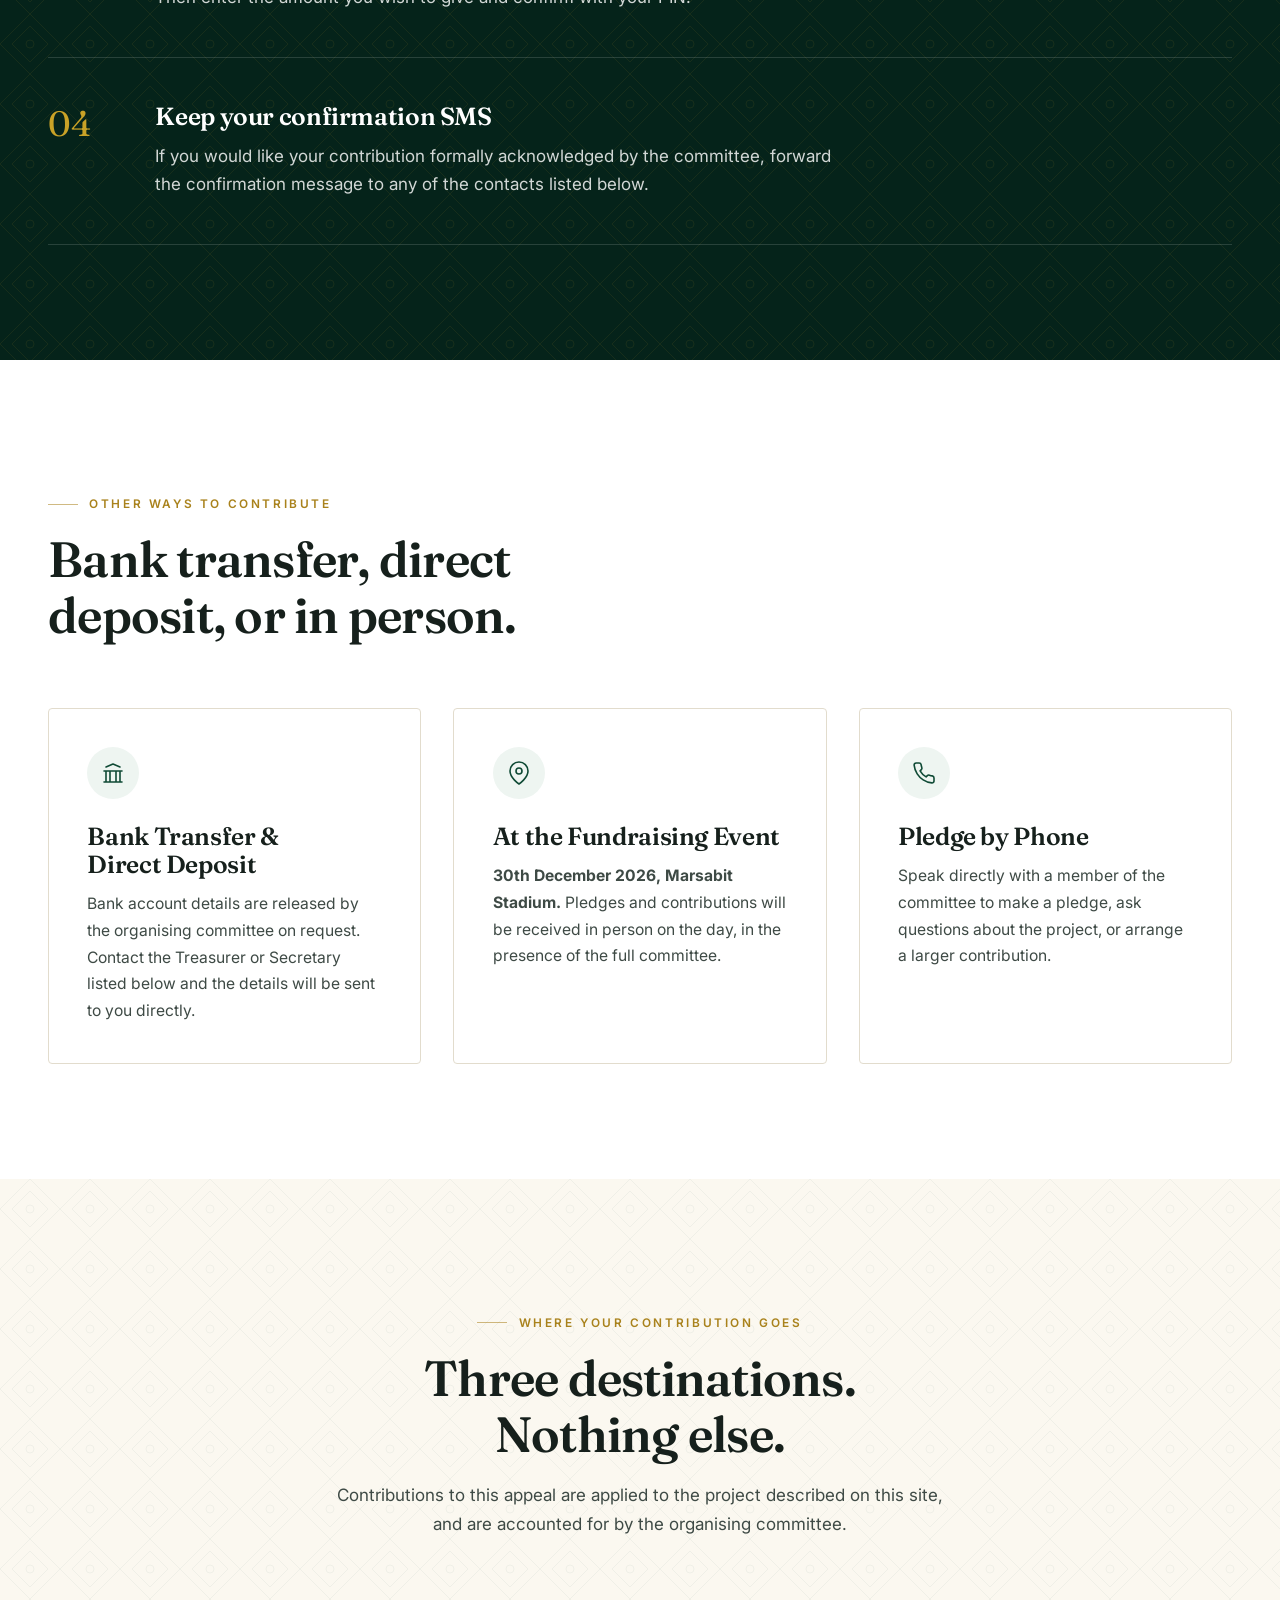
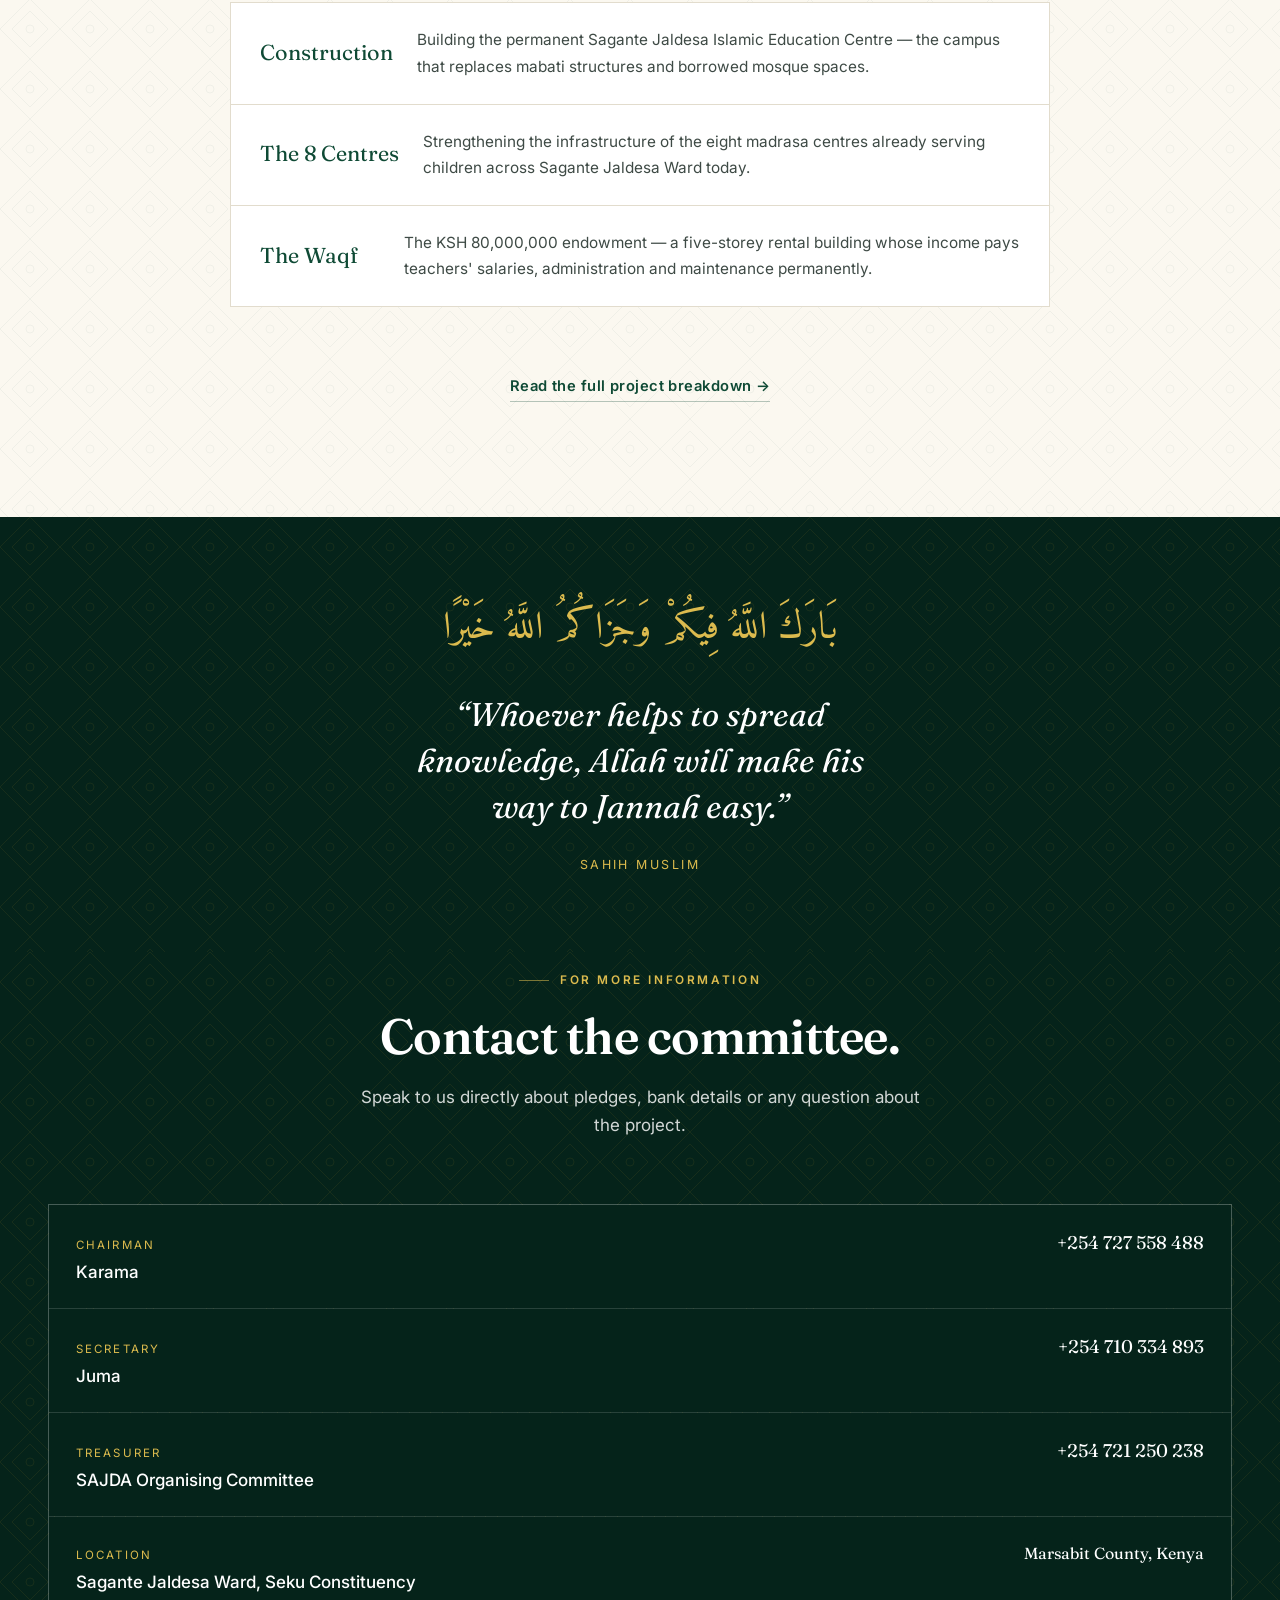
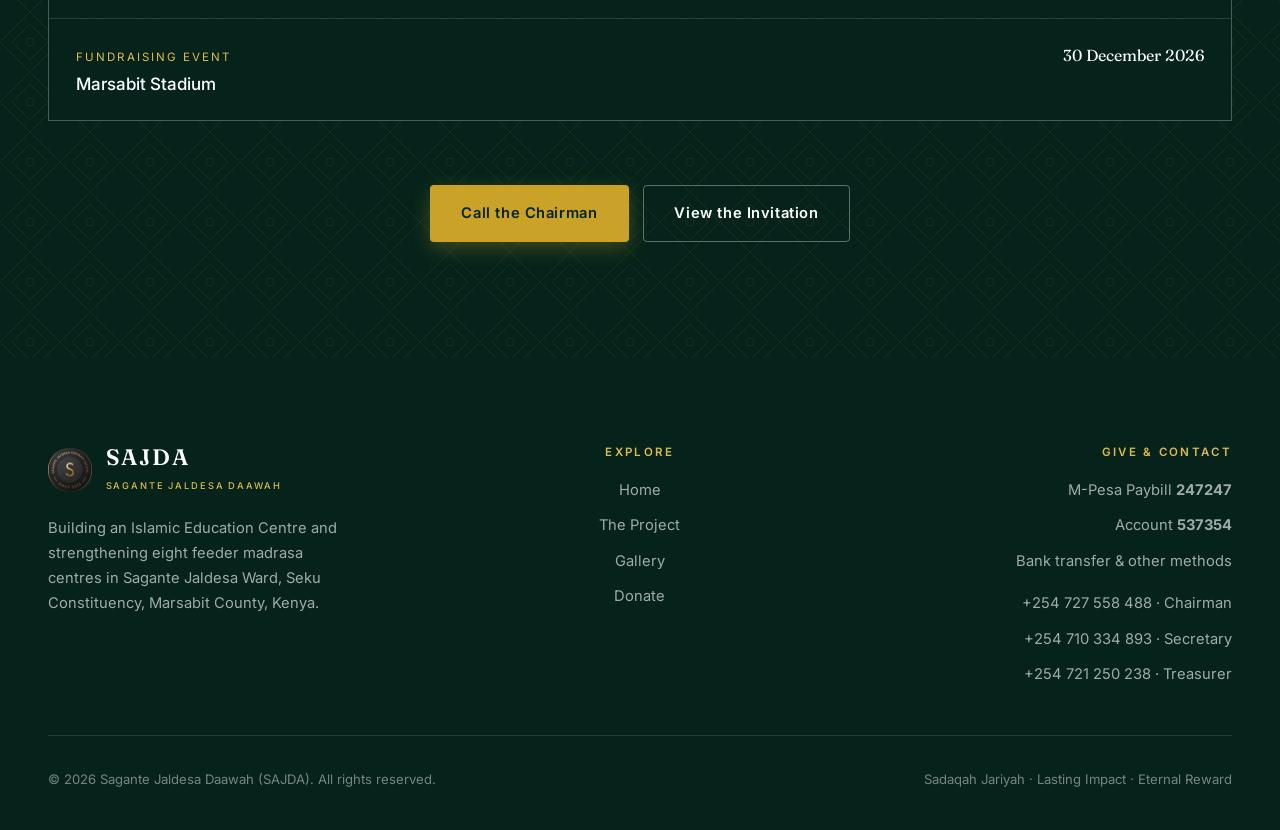
<file: donate.html>
<!DOCTYPE html>
<html lang="en">
<head>
<meta charset="utf-8">
<meta name="viewport" content="width=device-width, initial-scale=1">
<title>Donate — SAJDA | Support Islamic Education in Marsabit</title>
<meta name="description" content="Contribute to the Sagante Jaldesa Islamic Education Centre via M-Pesa Paybill 247247, Account 537354, or by bank transfer. Contact the SAJDA organising committee.">
<meta name="theme-color" content="#05231a">

<meta property="og:type" content="website">
<meta property="og:title" content="Donate — SAJDA">
<meta property="og:description" content="M-Pesa Paybill 247247 · Account 537354. Your sadaqah today can build generations tomorrow.">
<meta property="og:image" content="assets/img/hero.jpg">

<link rel="preconnect" href="https://fonts.googleapis.com">
<link rel="preconnect" href="https://fonts.gstatic.com" crossorigin>
<link href="https://fonts.googleapis.com/css2?family=Fraunces:ital,opsz,wght@0,9..144,400..700;1,9..144,400..600&family=Inter:wght@400;500;600&family=Amiri:wght@400;700&display=swap" rel="stylesheet">
<link rel="stylesheet" href="assets/css/styles.css">
<link rel="icon" type="image/png" href="assets/img/logo-96.png">
</head>
<body>

<a class="skip-link" href="#main">Skip to content</a>

<header class="site-header is-solid">
  <nav class="wrap wrap--wide nav" aria-label="Main">
    <a class="brand" href="index.html">
      <span class="brand__mark">
        <img src="assets/img/logo-96.png" alt="SAJDA — Sagante Jaldesa Daawah" width="48" height="48" decoding="async">
      </span>
      <span>
        <span class="brand__name">SAJDA</span>
        <span class="brand__sub">Sagante Jaldesa Daawah</span>
      </span>
    </a>

    <button class="nav__toggle" aria-expanded="false" aria-controls="nav-links" aria-label="Toggle menu">
      <span></span>
    </button>

    <ul class="nav__links" id="nav-links">
      <li><a href="index.html">Home</a></li>
      <li><a href="project.html">The Project</a></li>
      <li><a href="gallery.html">Gallery</a></li>
      <li><a href="index.html#progress">Our Progress</a></li>
      <li><a href="donate.html" class="btn btn--gold nav__cta" aria-current="page">Donate</a></li>
    </ul>
  </nav>
</header>

<main id="main">

  <section class="page-hero">
    <div class="page-hero__media">
      <img src="assets/img/band-cta.jpg" alt="" aria-hidden="true">
    </div>
    <div class="wrap wrap--wide">
      <p class="eyebrow eyebrow--light">Sadaqah Jariyah</p>
      <h1>Invest today.<br>Reap forever.</h1>
      <p>
        Every contribution counts. Every child matters. Give once, and keep earning for as
        long as a child studies in what you helped build.
      </p>
    </div>
  </section>

  <!-- ================= M-PESA ================= -->
  <section class="section--dark pattern-bg">
    <div class="wrap">
      <div class="section-head section-head--center" data-reveal>
        <p class="eyebrow eyebrow--light eyebrow--center">The Fastest Way to Give</p>
        <h2>M-Pesa</h2>
        <p>Go to Lipa na M-Pesa &rarr; Pay Bill, then enter the numbers below.</p>
      </div>

      <div class="paybill" data-reveal>
        <div class="paybill__cell">
          <div class="paybill__label">Pay Bill Number</div>
          <div class="paybill__value">247247</div>
          <button class="copy-btn" data-copy="247247" type="button">Copy</button>
        </div>
        <div class="paybill__cell">
          <div class="paybill__label">Account Number</div>
          <div class="paybill__value">537354</div>
          <button class="copy-btn" data-copy="537354" type="button">Copy</button>
        </div>
      </div>

      <div class="mt-md" data-reveal data-delay="1">
        <div class="steps">
          <article class="step">
            <div class="step__num">01</div>
            <div class="step__body">
              <h3>Open M-Pesa and select Lipa na M-Pesa</h3>
              <p>Then choose <strong>Pay Bill</strong>.</p>
            </div>
          </article>
          <article class="step">
            <div class="step__num">02</div>
            <div class="step__body">
              <h3>Enter Business Number 247247</h3>
              <p>This is the paybill for the SAJDA fundraiser.</p>
            </div>
          </article>
          <article class="step">
            <div class="step__num">03</div>
            <div class="step__body">
              <h3>Enter Account Number 537354</h3>
              <p>Then enter the amount you wish to give and confirm with your PIN.</p>
            </div>
          </article>
          <article class="step">
            <div class="step__num">04</div>
            <div class="step__body">
              <h3>Keep your confirmation SMS</h3>
              <p>
                If you would like your contribution formally acknowledged by the committee,
                forward the confirmation message to any of the contacts listed below.
              </p>
            </div>
          </article>
        </div>
      </div>
    </div>
  </section>

  <!-- ================= OTHER WAYS ================= -->
  <section class="section--paper">
    <div class="wrap">
      <div class="section-head" data-reveal>
        <p class="eyebrow">Other Ways to Contribute</p>
        <h2>Bank transfer, direct deposit, or in person.</h2>
      </div>

      <div class="grid grid--3">
        <article class="card" data-reveal>
          <div class="card__icon" aria-hidden="true">
            <svg viewBox="0 0 24 24" fill="none" stroke="currentColor" stroke-width="1.6" stroke-linecap="round" stroke-linejoin="round">
              <path d="M3 21h18M3 10h18M5 6l7-3 7 3M5 10v11M19 10v11M9 10v11M15 10v11"/>
            </svg>
          </div>
          <h3>Bank Transfer &amp; Direct Deposit</h3>
          <p>
            Bank account details are released by the organising committee on request. Contact
            the Treasurer or Secretary listed below and the details will be sent to you directly.
          </p>
        </article>

        <article class="card" data-reveal data-delay="1">
          <div class="card__icon" aria-hidden="true">
            <svg viewBox="0 0 24 24" fill="none" stroke="currentColor" stroke-width="1.6" stroke-linecap="round" stroke-linejoin="round">
              <path d="M21 10c0 7-9 13-9 13s-9-6-9-13a9 9 0 0 1 18 0z"/><circle cx="12" cy="10" r="3"/>
            </svg>
          </div>
          <h3>At the Fundraising Event</h3>
          <p>
            <strong>30th December 2026, Marsabit Stadium.</strong> Pledges and contributions
            will be received in person on the day, in the presence of the full committee.
          </p>
        </article>

        <article class="card" data-reveal data-delay="2">
          <div class="card__icon" aria-hidden="true">
            <svg viewBox="0 0 24 24" fill="none" stroke="currentColor" stroke-width="1.6" stroke-linecap="round" stroke-linejoin="round">
              <path d="M22 16.92v3a2 2 0 0 1-2.18 2 19.79 19.79 0 0 1-8.63-3.07 19.5 19.5 0 0 1-6-6 19.79 19.79 0 0 1-3.07-8.67A2 2 0 0 1 4.11 2h3a2 2 0 0 1 2 1.72c.13.96.36 1.9.7 2.81a2 2 0 0 1-.45 2.11L8.09 9.91a16 16 0 0 0 6 6l1.27-1.27a2 2 0 0 1 2.11-.45c.9.34 1.85.57 2.81.7A2 2 0 0 1 22 16.92z"/>
            </svg>
          </div>
          <h3>Pledge by Phone</h3>
          <p>
            Speak directly with a member of the committee to make a pledge, ask questions about
            the project, or arrange a larger contribution.
          </p>
        </article>
      </div>
    </div>
  </section>

  <!-- ================= WHERE IT GOES ================= -->
  <section class="section--cream pattern-bg">
    <div class="wrap wrap--narrow">
      <div class="section-head section-head--center" data-reveal>
        <p class="eyebrow eyebrow--center">Where Your Contribution Goes</p>
        <h2>Three destinations. Nothing else.</h2>
        <p>
          Contributions to this appeal are applied to the project described on this site, and
          are accounted for by the organising committee.
        </p>
      </div>

      <div class="give-levels" data-reveal>
        <div class="give-level">
          <span class="give-level__amt">Construction</span>
          <span class="give-level__what">
            Building the permanent Sagante Jaldesa Islamic Education Centre — the campus that
            replaces mabati structures and borrowed mosque spaces.
          </span>
        </div>
        <div class="give-level">
          <span class="give-level__amt">The 8 Centres</span>
          <span class="give-level__what">
            Strengthening the infrastructure of the eight madrasa centres already serving
            children across Sagante Jaldesa Ward today.
          </span>
        </div>
        <div class="give-level">
          <span class="give-level__amt">The Waqf</span>
          <span class="give-level__what">
            The KSH 80,000,000 endowment — a five-storey rental building whose income pays
            teachers' salaries, administration and maintenance permanently.
          </span>
        </div>
      </div>

      <div class="text-center mt-lg" data-reveal>
        <a class="link-arrow" href="project.html">Read the full project breakdown &rarr;</a>
      </div>
    </div>
  </section>

  <!-- ================= QUOTE ================= -->
  <section class="section--dark pattern-bg section--tight">
    <div class="wrap wrap--narrow">
      <div class="quote" data-reveal>
        <p class="quote__arabic">بَارَكَ اللَّهُ فِيكُمْ وَجَزَاكُمُ اللَّهُ خَيْرًا</p>
        <blockquote>
          &ldquo;Whoever helps to spread knowledge, Allah will make his way to Jannah easy.&rdquo;
        </blockquote>
        <cite>Sahih Muslim</cite>
      </div>
    </div>
  </section>

  <!-- ================= CONTACT ================= -->
  <section class="section--dark pattern-bg" id="contact" style="padding-top:0">
    <div class="wrap">
      <div class="section-head section-head--center" data-reveal>
        <p class="eyebrow eyebrow--light eyebrow--center">For More Information</p>
        <h2>Contact the committee.</h2>
        <p>Speak to us directly about pledges, bank details or any question about the project.</p>
      </div>

      <div class="contact-list" data-reveal>
        <div class="contact-row">
          <span>
            <span class="contact-row__role">Chairman</span><br>
            <span class="contact-row__name">Karama</span>
          </span>
          <a class="contact-row__tel" href="tel:+254727558488">+254 727 558 488</a>
        </div>
        <div class="contact-row">
          <span>
            <span class="contact-row__role">Secretary</span><br>
            <span class="contact-row__name">Juma</span>
          </span>
          <a class="contact-row__tel" href="tel:+254710334893">+254 710 334 893</a>
        </div>
        <div class="contact-row">
          <span>
            <span class="contact-row__role">Treasurer</span><br>
            <span class="contact-row__name">SAJDA Organising Committee</span>
          </span>
          <a class="contact-row__tel" href="tel:+254721250238">+254 721 250 238</a>
        </div>
        <div class="contact-row">
          <span>
            <span class="contact-row__role">Location</span><br>
            <span class="contact-row__name">Sagante Jaldesa Ward, Seku Constituency</span>
          </span>
          <span class="contact-row__tel" style="font-size:1rem">Marsabit County, Kenya</span>
        </div>
        <div class="contact-row">
          <span>
            <span class="contact-row__role">Fundraising Event</span><br>
            <span class="contact-row__name">Marsabit Stadium</span>
          </span>
          <span class="contact-row__tel" style="font-size:1rem">30 December 2026</span>
        </div>
      </div>

      <div class="text-center mt-lg" data-reveal>
        <div class="btn-row" style="justify-content:center">
          <a class="btn btn--gold" href="tel:+254727558488">Call the Chairman</a>
          <a class="btn btn--ghost" href="assets/img/invitation.jpg" target="_blank" rel="noopener">View the Invitation</a>
        </div>
      </div>
    </div>
  </section>

</main>

<footer class="site-footer">
  <div class="wrap wrap--wide">
    <div class="footer-grid">
      <div class="footer-about">
        <a class="brand" href="index.html">
          <span class="brand__mark">
            <img src="assets/img/logo-96.png" alt="SAJDA — Sagante Jaldesa Daawah" width="48" height="48" loading="lazy" decoding="async">
          </span>
          <span>
            <span class="brand__name">SAJDA</span>
            <span class="brand__sub">Sagante Jaldesa Daawah</span>
          </span>
        </a>
        <p>
          Building an Islamic Education Centre and strengthening eight feeder madrasa
          centres in Sagante Jaldesa Ward, Seku Constituency, Marsabit County, Kenya.
        </p>
      </div>

      <div class="footer-col--center">
        <h4>Explore</h4>
        <ul>
          <li><a href="index.html">Home</a></li>
          <li><a href="project.html">The Project</a></li>
          <li><a href="gallery.html">Gallery</a></li>
          <li><a href="donate.html">Donate</a></li>
        </ul>
      </div>

      <div class="footer-col--right">
        <h4>Give &amp; Contact</h4>
        <ul>
          <li>M-Pesa Paybill <strong>247247</strong></li>
          <li>Account <strong>537354</strong></li>
          <li><a href="#contact">Bank transfer &amp; other methods</a></li>
          <li style="margin-top:1.1rem"><a href="tel:+254727558488">+254 727 558 488</a> · Chairman</li>
          <li><a href="tel:+254710334893">+254 710 334 893</a> · Secretary</li>
          <li><a href="tel:+254721250238">+254 721 250 238</a> · Treasurer</li>
        </ul>
      </div>
    </div>

    <div class="footer-bottom">
      <p>&copy; <span data-year>2026</span> Sagante Jaldesa Daawah (SAJDA). All rights reserved.</p>
      <p>Sadaqah Jariyah · Lasting Impact · Eternal Reward</p>
    </div>
  </div>
</footer>

<script src="assets/js/main.js" defer></script>
</body>
</html>
</file>
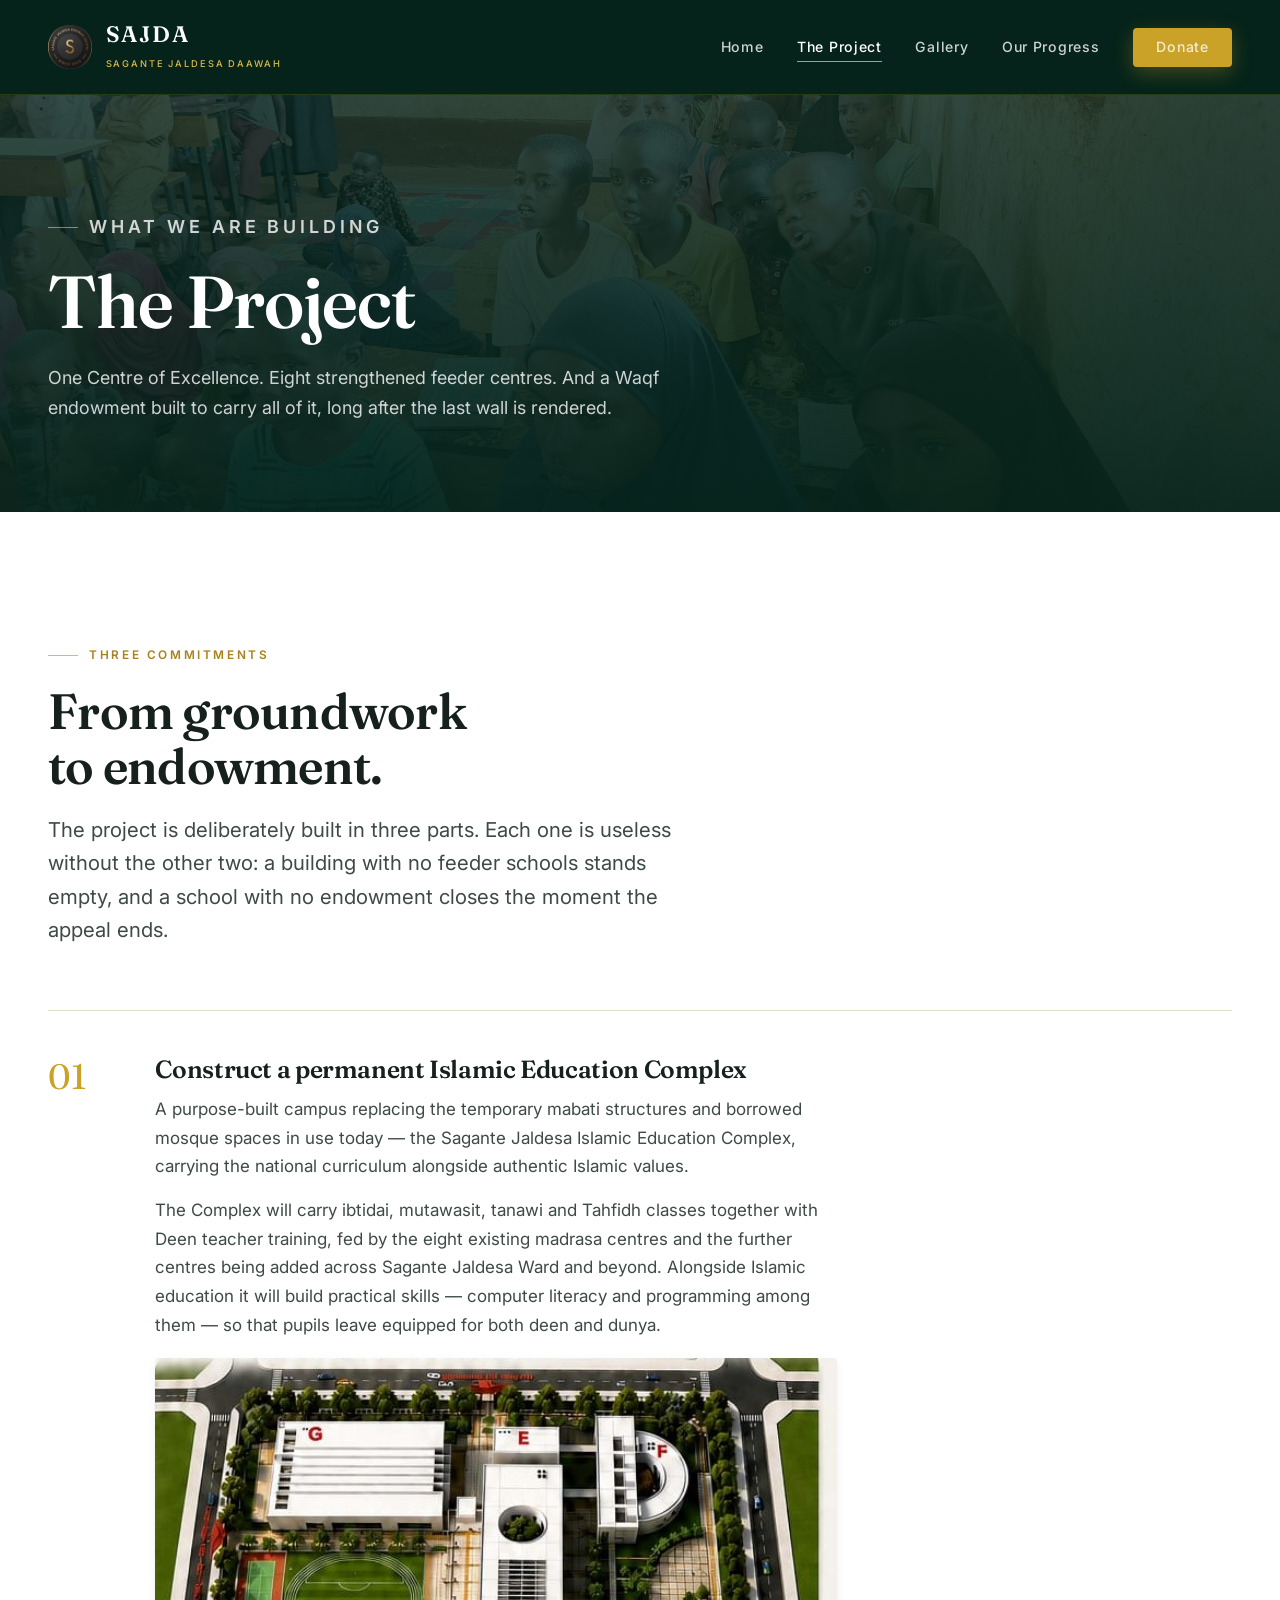
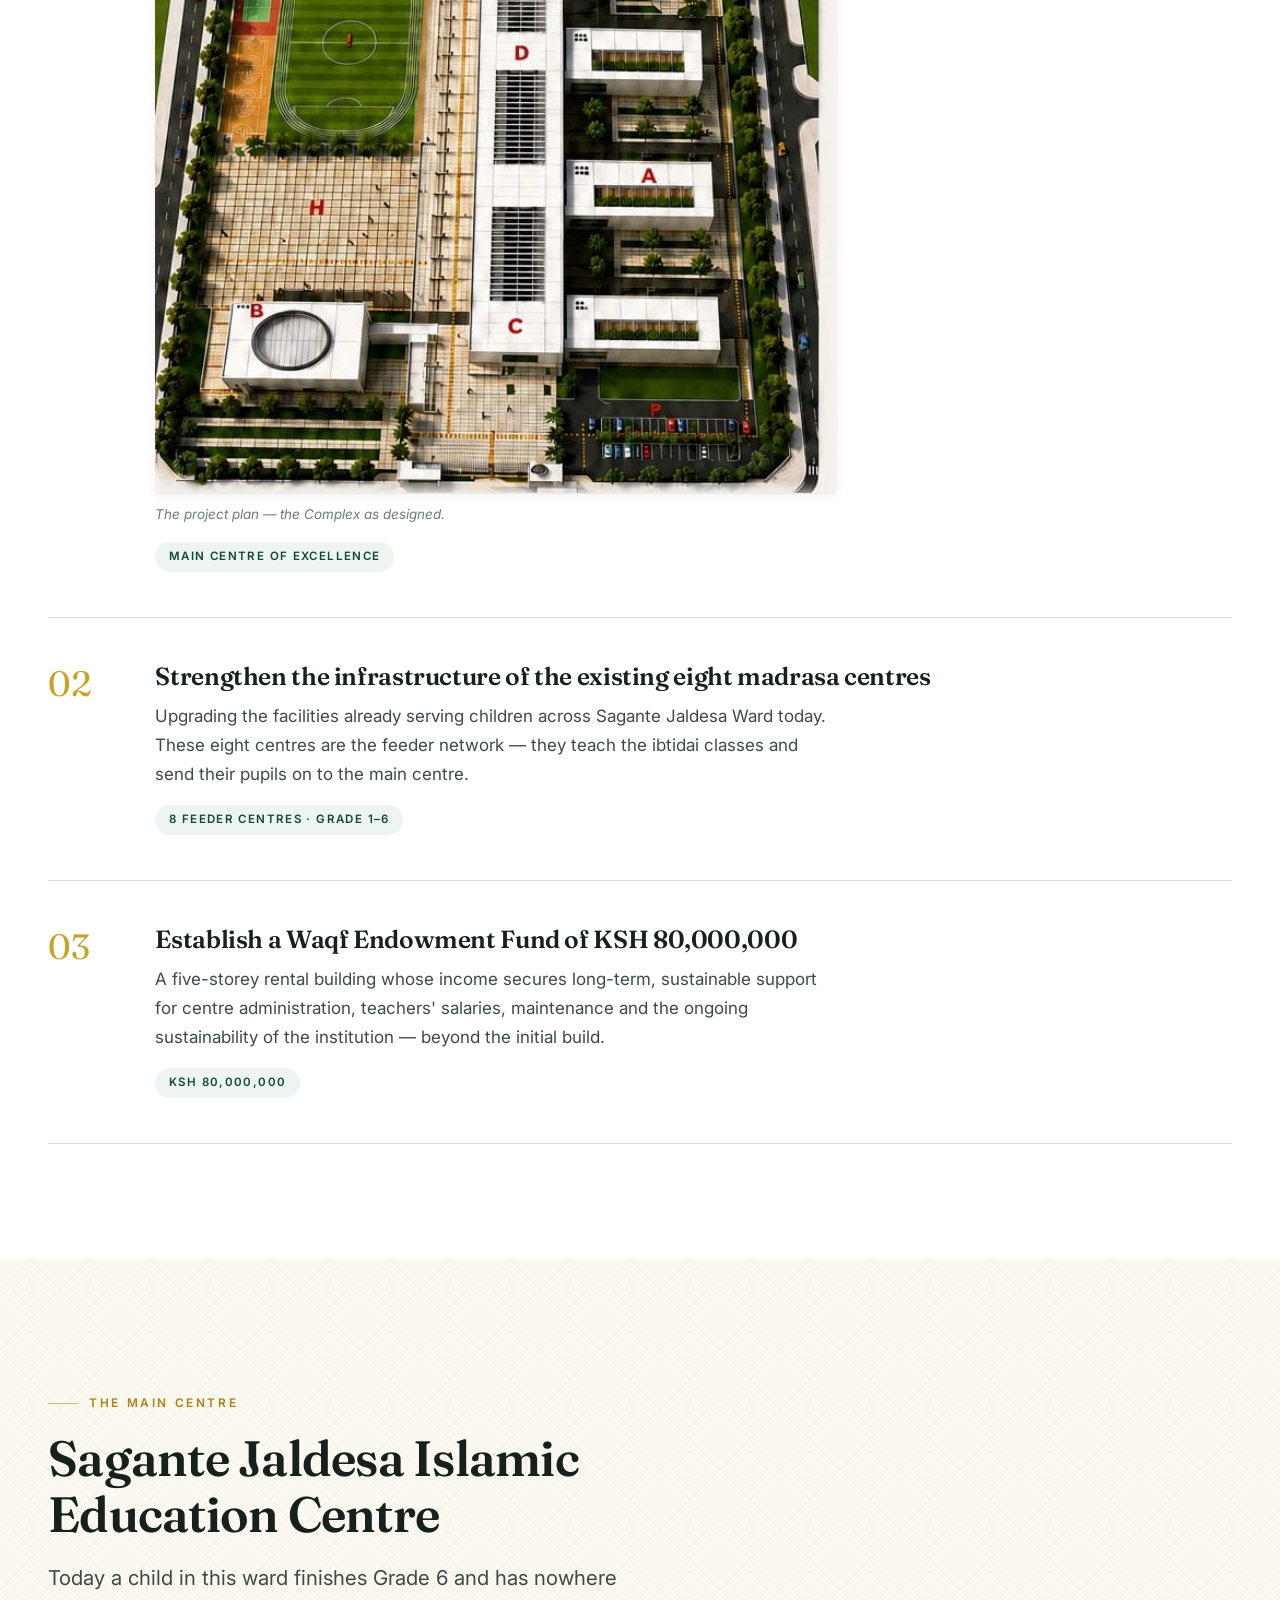
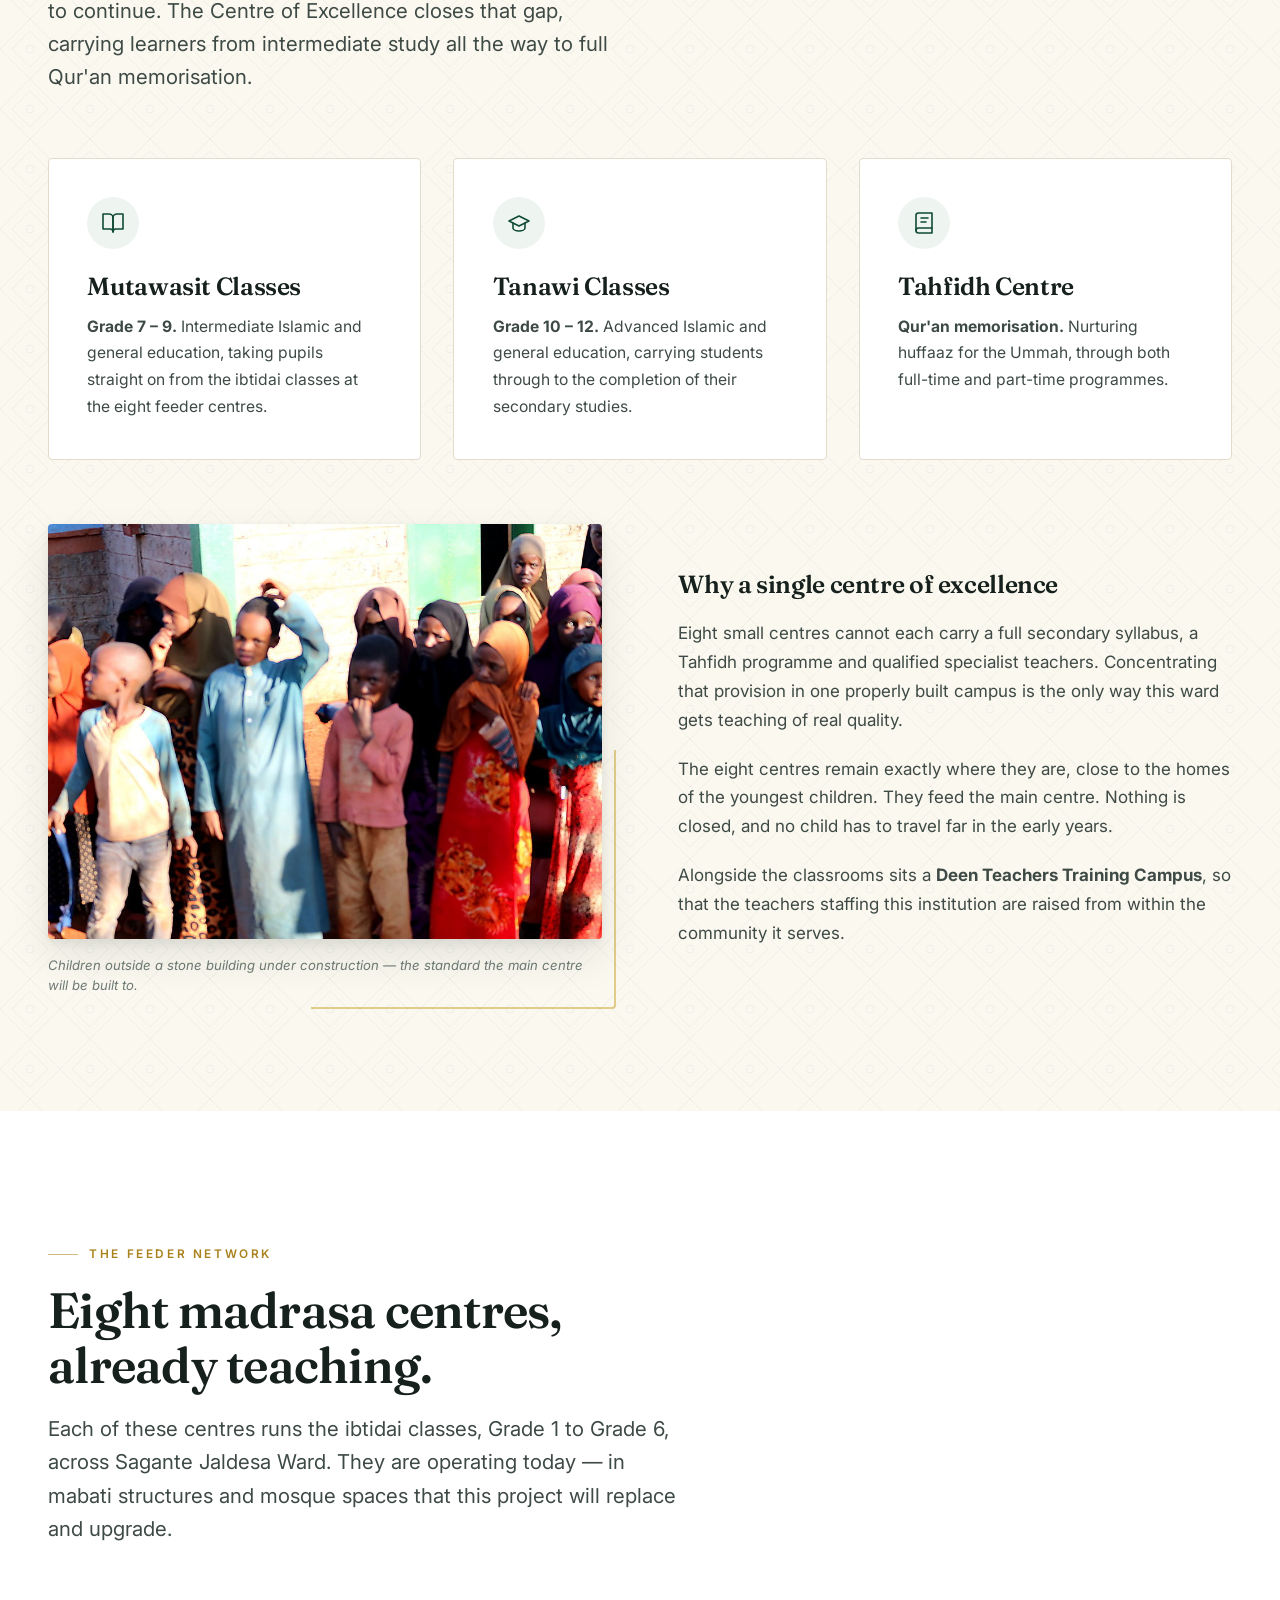
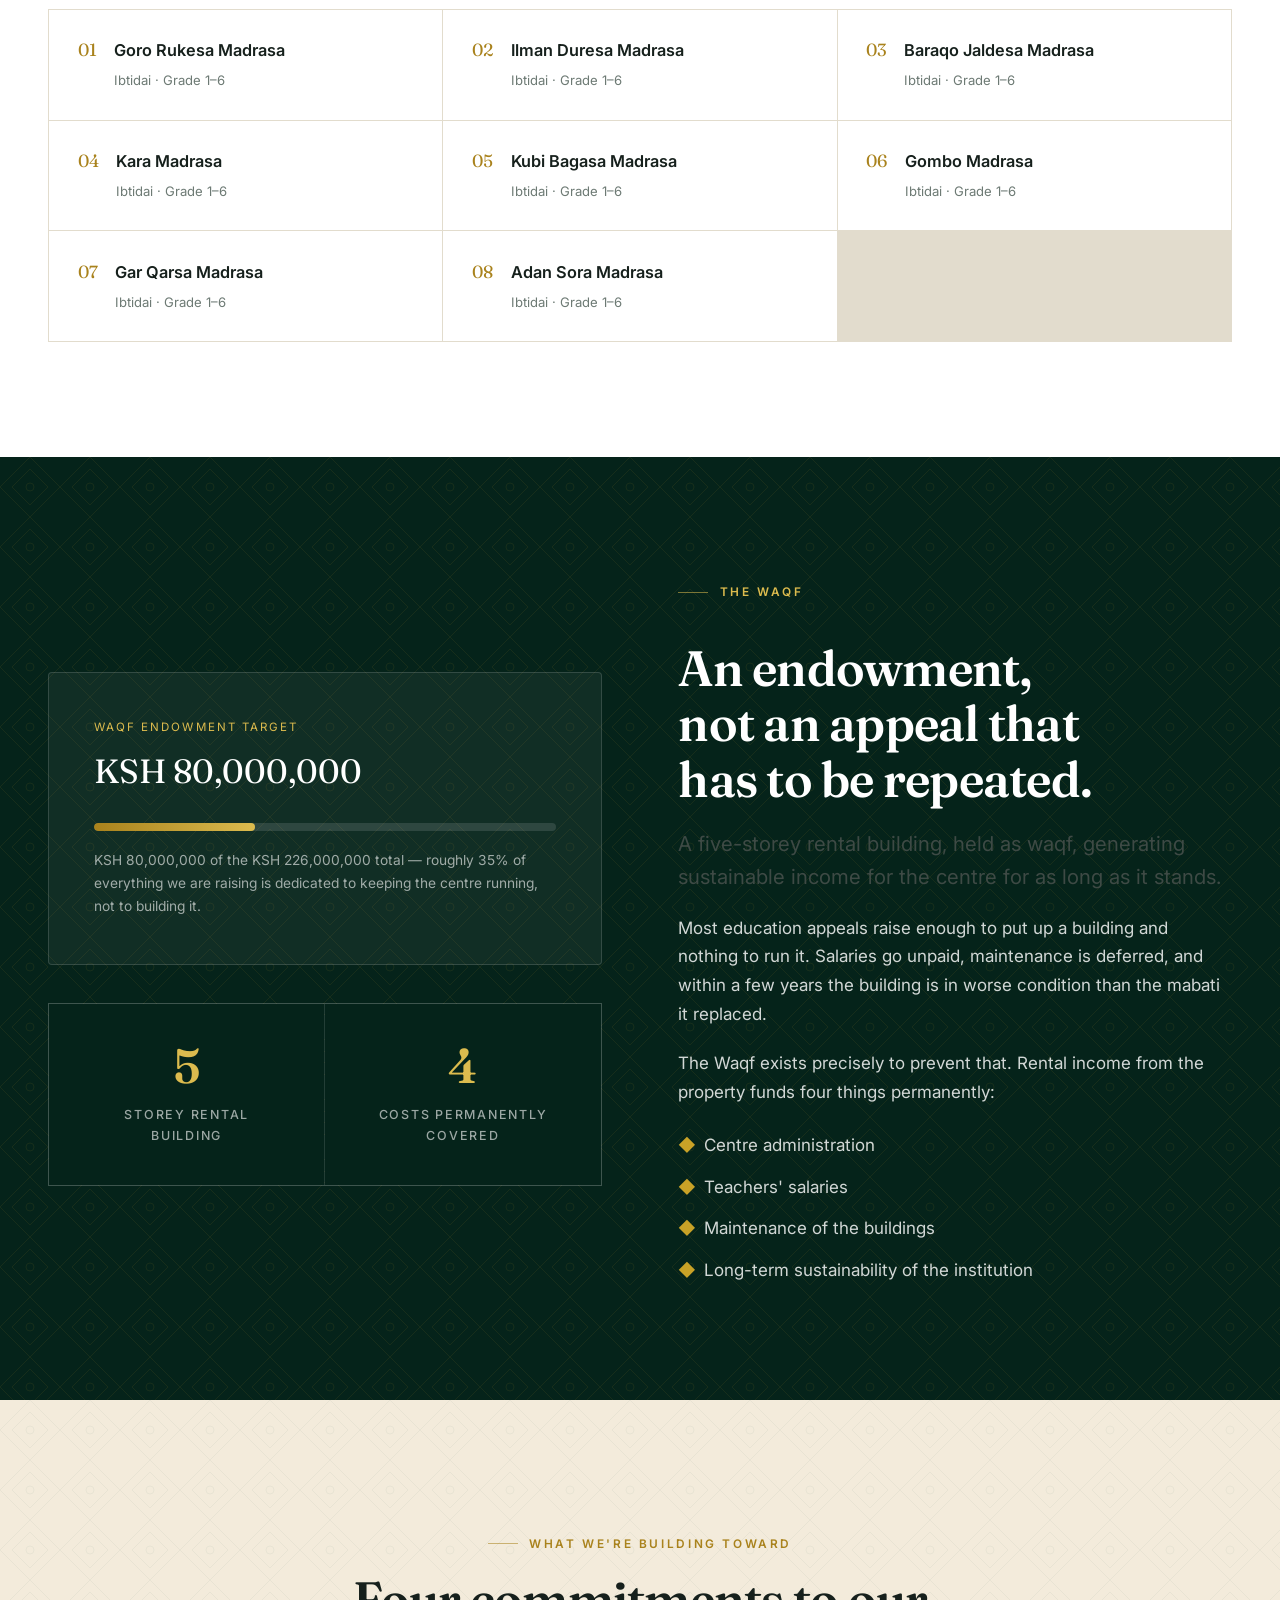
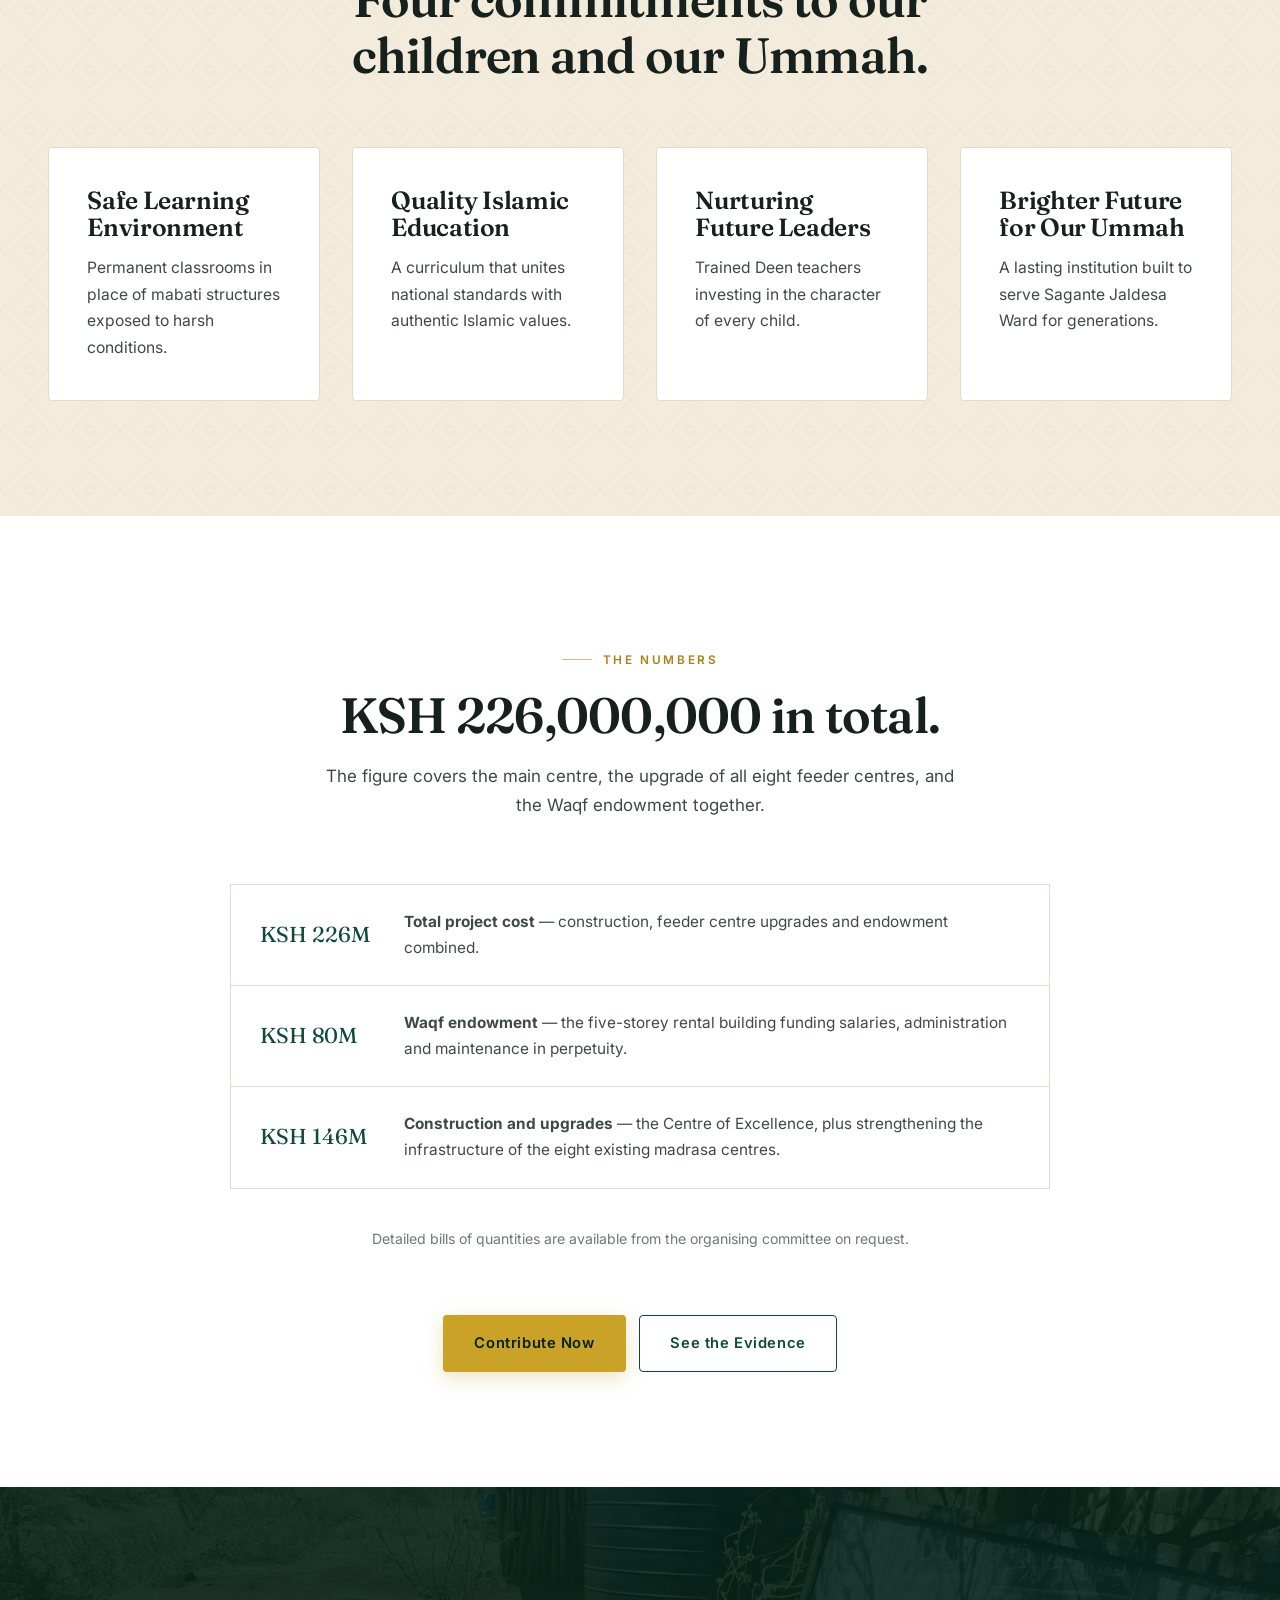
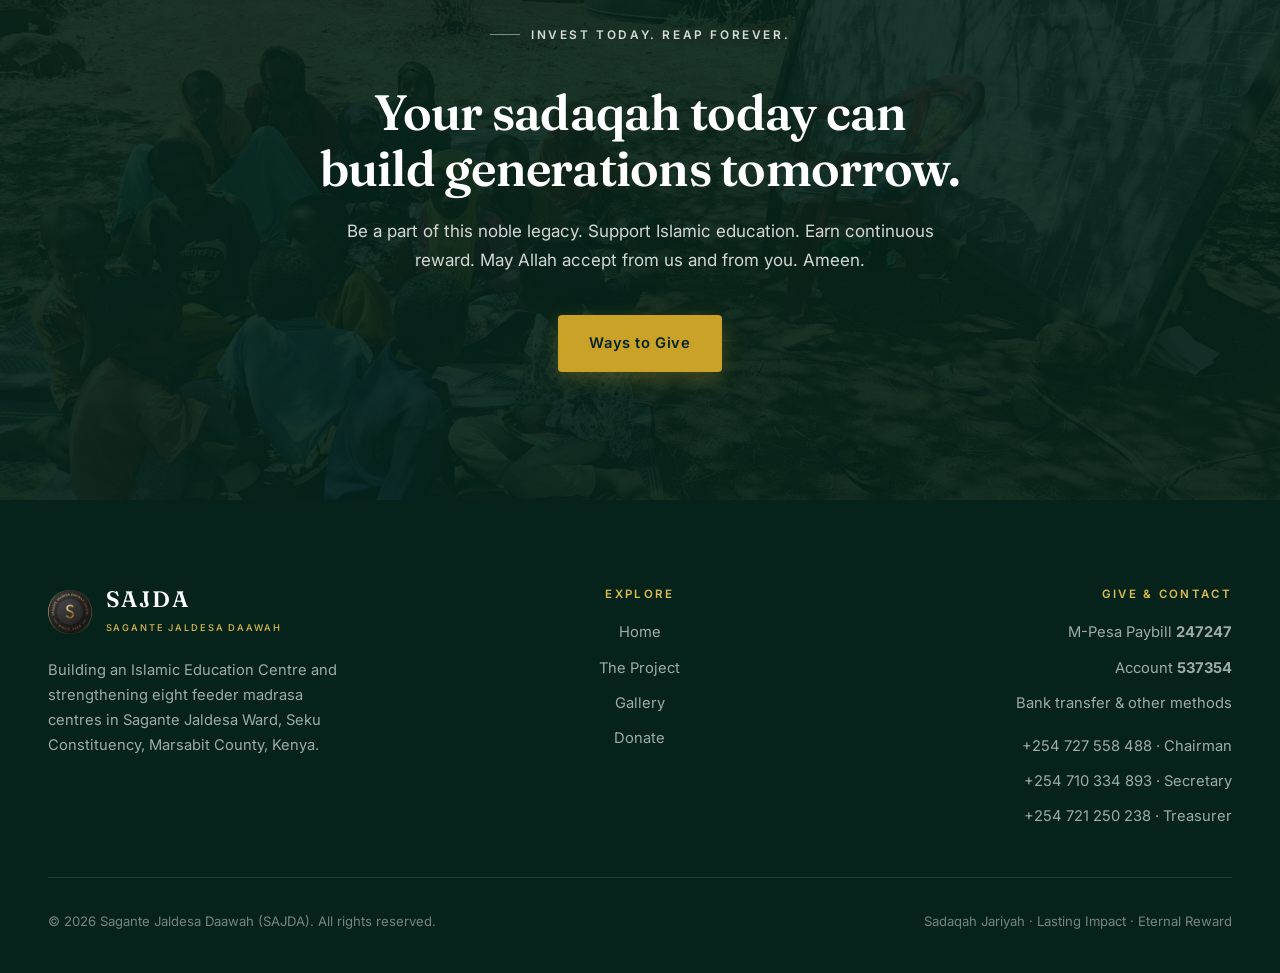
<file: project.html>
<!DOCTYPE html>
<html lang="en">
<head>
<meta charset="utf-8">
<meta name="viewport" content="width=device-width, initial-scale=1">
<title>The Project — SAJDA | Sagante Jaldesa Islamic Education Centre</title>
<meta name="description" content="The full SAJDA plan: a Centre of Excellence carrying mutawasit, tanawi and Tahfidh classes, eight strengthened feeder madrasa centres, and a KSH 80M Waqf endowment.">
<meta name="theme-color" content="#05231a">

<meta property="og:type" content="website">
<meta property="og:title" content="The Project — SAJDA">
<meta property="og:description" content="One Centre of Excellence. Eight feeder centres. A Waqf that sustains them all.">
<meta property="og:image" content="assets/img/hero.jpg">

<link rel="preconnect" href="https://fonts.googleapis.com">
<link rel="preconnect" href="https://fonts.gstatic.com" crossorigin>
<link href="https://fonts.googleapis.com/css2?family=Fraunces:ital,opsz,wght@0,9..144,400..700;1,9..144,400..600&family=Inter:wght@400;500;600&family=Amiri:wght@400;700&display=swap" rel="stylesheet">
<link rel="stylesheet" href="assets/css/styles.css">
<link rel="icon" type="image/png" href="assets/img/logo-96.png">
</head>
<body>

<a class="skip-link" href="#main">Skip to content</a>

<header class="site-header is-solid">
  <nav class="wrap wrap--wide nav" aria-label="Main">
    <a class="brand" href="index.html">
      <span class="brand__mark">
        <img src="assets/img/logo-96.png" alt="SAJDA — Sagante Jaldesa Daawah" width="48" height="48" decoding="async">
      </span>
      <span>
        <span class="brand__name">SAJDA</span>
        <span class="brand__sub">Sagante Jaldesa Daawah</span>
      </span>
    </a>

    <button class="nav__toggle" aria-expanded="false" aria-controls="nav-links" aria-label="Toggle menu">
      <span></span>
    </button>

    <ul class="nav__links" id="nav-links">
      <li><a href="index.html">Home</a></li>
      <li><a href="project.html" aria-current="page">The Project</a></li>
      <li><a href="gallery.html">Gallery</a></li>
      <li><a href="index.html#progress">Our Progress</a></li>
      <li><a href="donate.html" class="btn btn--gold nav__cta">Donate</a></li>
    </ul>
  </nav>
</header>

<main id="main">

  <section class="page-hero">
    <div class="page-hero__media">
      <img src="assets/img/band-progress.jpg" alt="" aria-hidden="true">
    </div>
    <div class="wrap wrap--wide">
      <p class="eyebrow eyebrow--light">What We Are Building</p>
      <h1>The Project</h1>
      <p>
        One Centre of Excellence. Eight strengthened feeder centres. And a Waqf endowment
        built to carry all of it, long after the last wall is rendered.
      </p>
    </div>
  </section>

  <!-- ================= THE THREE PILLARS ================= -->
  <section class="section--paper">
    <div class="wrap">
      <div class="section-head" data-reveal>
        <p class="eyebrow">Three Commitments</p>
        <h2>From groundwork to endowment.</h2>
        <p class="lede">
          The project is deliberately built in three parts. Each one is useless without the
          other two: a building with no feeder schools stands empty, and a school with no
          endowment closes the moment the appeal ends.
        </p>
      </div>

      <div class="steps">
        <article class="step" data-reveal>
          <div class="step__num">01</div>
          <div class="step__body">
            <h3>Construct a permanent Islamic Education Complex</h3>
            <p>
              A purpose-built campus replacing the temporary mabati structures and borrowed
              mosque spaces in use today — the Sagante Jaldesa Islamic Education Complex,
              carrying the national curriculum alongside authentic Islamic values.
            </p>
            <p>
              The Complex will carry ibtidai, mutawasit, tanawi and Tahfidh classes together with
              Deen teacher training, fed by the eight existing madrasa centres and the further
              centres being added across Sagante Jaldesa Ward and beyond. Alongside Islamic
              education it will build practical skills — computer literacy and programming among
              them — so that pupils leave equipped for both deen and dunya.
            </p>
            <figure class="step__media">
              <img src="assets/img/med/centre-masterplan.jpg" alt="Aerial masterplan of the Sagante Jaldesa Islamic Education Complex, showing classroom blocks, a mosque, a sports field with running track and parking" loading="lazy">
              <figcaption>The project plan — the Complex as designed.</figcaption>
            </figure>
            <span class="step__tag">Main Centre of Excellence</span>
          </div>
        </article>

        <article class="step" data-reveal data-delay="1">
          <div class="step__num">02</div>
          <div class="step__body">
            <h3>Strengthen the infrastructure of the existing eight madrasa centres</h3>
            <p>
              Upgrading the facilities already serving children across Sagante Jaldesa Ward
              today. These eight centres are the feeder network — they teach the ibtidai
              classes and send their pupils on to the main centre.
            </p>
            <span class="step__tag">8 Feeder Centres · Grade 1&ndash;6</span>
          </div>
        </article>

        <article class="step" data-reveal data-delay="2">
          <div class="step__num">03</div>
          <div class="step__body">
            <h3>Establish a Waqf Endowment Fund of KSH 80,000,000</h3>
            <p>
              A five-storey rental building whose income secures long-term, sustainable support
              for centre administration, teachers' salaries, maintenance and the ongoing
              sustainability of the institution — beyond the initial build.
            </p>
            <span class="step__tag">KSH 80,000,000</span>
          </div>
        </article>
      </div>
    </div>
  </section>

  <!-- ================= CENTRE OF EXCELLENCE ================= -->
  <section class="section--cream pattern-bg">
    <div class="wrap">
      <div class="section-head" data-reveal>
        <p class="eyebrow">The Main Centre</p>
        <h2>Sagante Jaldesa Islamic Education Centre</h2>
        <p class="lede">
          Today a child in this ward finishes Grade 6 and has nowhere to continue. The Centre
          of Excellence closes that gap, carrying learners from intermediate study all the way
          to full Qur'an memorisation.
        </p>
      </div>

      <div class="grid grid--3">
        <article class="card" data-reveal>
          <div class="card__icon" aria-hidden="true">
            <svg viewBox="0 0 24 24" fill="none" stroke="currentColor" stroke-width="1.6" stroke-linecap="round" stroke-linejoin="round">
              <path d="M2 3h6a4 4 0 0 1 4 4v14a3 3 0 0 0-3-3H2z"/><path d="M22 3h-6a4 4 0 0 0-4 4v14a3 3 0 0 1 3-3h7z"/>
            </svg>
          </div>
          <h3>Mutawasit Classes</h3>
          <p><strong>Grade 7 &ndash; 9.</strong> Intermediate Islamic and general education, taking pupils straight on from the ibtidai classes at the eight feeder centres.</p>
        </article>

        <article class="card" data-reveal data-delay="1">
          <div class="card__icon" aria-hidden="true">
            <svg viewBox="0 0 24 24" fill="none" stroke="currentColor" stroke-width="1.6" stroke-linecap="round" stroke-linejoin="round">
              <path d="M22 10L12 5 2 10l10 5 10-5z"/><path d="M6 12v5c0 1.7 2.7 3 6 3s6-1.3 6-3v-5"/>
            </svg>
          </div>
          <h3>Tanawi Classes</h3>
          <p><strong>Grade 10 &ndash; 12.</strong> Advanced Islamic and general education, carrying students through to the completion of their secondary studies.</p>
        </article>

        <article class="card" data-reveal data-delay="2">
          <div class="card__icon" aria-hidden="true">
            <svg viewBox="0 0 24 24" fill="none" stroke="currentColor" stroke-width="1.6" stroke-linecap="round" stroke-linejoin="round">
              <path d="M4 19.5A2.5 2.5 0 0 1 6.5 17H20"/><path d="M6.5 2H20v20H6.5A2.5 2.5 0 0 1 4 19.5v-15A2.5 2.5 0 0 1 6.5 2z"/><path d="M9 7h7M9 11h5"/>
            </svg>
          </div>
          <h3>Tahfidh Centre</h3>
          <p><strong>Qur'an memorisation.</strong> Nurturing huffaaz for the Ummah, through both full-time and part-time programmes.</p>
        </article>
      </div>

      <div class="split mt-lg">
        <figure class="split__media" data-reveal>
          <img src="assets/img/med/IMG_0711.jpg" width="1100" height="734" decoding="async" alt="Children standing outside a stone building under construction at a madrasa site" loading="lazy">
          <figcaption>Children outside a stone building under construction — the standard the main centre will be built to.</figcaption>
        </figure>

        <div class="split__body" data-reveal data-delay="1">
          <h3>Why a single centre of excellence</h3>
          <p>
            Eight small centres cannot each carry a full secondary syllabus, a Tahfidh programme
            and qualified specialist teachers. Concentrating that provision in one properly
            built campus is the only way this ward gets teaching of real quality.
          </p>
          <p>
            The eight centres remain exactly where they are, close to the homes of the youngest
            children. They feed the main centre. Nothing is closed, and no child has to travel
            far in the early years.
          </p>
          <p>
            Alongside the classrooms sits a <strong>Deen Teachers Training Campus</strong>,
            so that the teachers staffing this institution are raised from within the community
            it serves.
          </p>
        </div>
      </div>
    </div>
  </section>

  <!-- ================= THE EIGHT CENTRES ================= -->
  <section class="section--paper">
    <div class="wrap">
      <div class="section-head" data-reveal>
        <p class="eyebrow">The Feeder Network</p>
        <h2>Eight madrasa centres, already teaching.</h2>
        <p class="lede">
          Each of these centres runs the ibtidai classes, Grade 1 to Grade 6, across Sagante
          Jaldesa Ward. They are operating today — in mabati structures and mosque spaces that
          this project will replace and upgrade.
        </p>
      </div>

      <div class="centres" data-reveal>
        <div class="centre"><span class="centre__idx">01</span><span><span class="centre__name">Goro Rukesa Madrasa</span><span class="centre__meta">Ibtidai &middot; Grade 1&ndash;6</span></span></div>
        <div class="centre"><span class="centre__idx">02</span><span><span class="centre__name">Ilman Duresa Madrasa</span><span class="centre__meta">Ibtidai &middot; Grade 1&ndash;6</span></span></div>
        <div class="centre"><span class="centre__idx">03</span><span><span class="centre__name">Baraqo Jaldesa Madrasa</span><span class="centre__meta">Ibtidai &middot; Grade 1&ndash;6</span></span></div>
        <div class="centre"><span class="centre__idx">04</span><span><span class="centre__name">Kara Madrasa</span><span class="centre__meta">Ibtidai &middot; Grade 1&ndash;6</span></span></div>
        <div class="centre"><span class="centre__idx">05</span><span><span class="centre__name">Kubi Bagasa Madrasa</span><span class="centre__meta">Ibtidai &middot; Grade 1&ndash;6</span></span></div>
        <div class="centre"><span class="centre__idx">06</span><span><span class="centre__name">Gombo Madrasa</span><span class="centre__meta">Ibtidai &middot; Grade 1&ndash;6</span></span></div>
        <div class="centre"><span class="centre__idx">07</span><span><span class="centre__name">Gar Qarsa Madrasa</span><span class="centre__meta">Ibtidai &middot; Grade 1&ndash;6</span></span></div>
        <div class="centre"><span class="centre__idx">08</span><span><span class="centre__name">Adan Sora Madrasa</span><span class="centre__meta">Ibtidai &middot; Grade 1&ndash;6</span></span></div>
      </div>
    </div>
  </section>

  <!-- ================= WAQF ================= -->
  <section class="section--dark pattern-bg">
    <div class="wrap">
      <div class="split split--reverse">
        <div class="split__body" data-reveal>
          <p class="eyebrow eyebrow--light">The Waqf</p>
          <h2>An endowment, not an appeal that has to be repeated.</h2>
          <p class="lede">
            A five-storey rental building, held as waqf, generating sustainable income for the
            centre for as long as it stands.
          </p>
          <p>
            Most education appeals raise enough to put up a building and nothing to run it.
            Salaries go unpaid, maintenance is deferred, and within a few years the building is
            in worse condition than the mabati it replaced.
          </p>
          <p>
            The Waqf exists precisely to prevent that. Rental income from the property funds
            four things permanently:
          </p>
          <ul style="margin-top:1.5rem;display:grid;gap:.8rem">
            <li style="padding-left:1.6rem;position:relative"><span style="position:absolute;left:0;color:var(--gold-500)">&#9670;</span> Centre administration</li>
            <li style="padding-left:1.6rem;position:relative"><span style="position:absolute;left:0;color:var(--gold-500)">&#9670;</span> Teachers' salaries</li>
            <li style="padding-left:1.6rem;position:relative"><span style="position:absolute;left:0;color:var(--gold-500)">&#9670;</span> Maintenance of the buildings</li>
            <li style="padding-left:1.6rem;position:relative"><span style="position:absolute;left:0;color:var(--gold-500)">&#9670;</span> Long-term sustainability of the institution</li>
          </ul>
        </div>

        <div data-reveal data-delay="1">
          <div class="funding">
            <div class="funding__row">
              <div>
                <div class="funding__label">Waqf Endowment Target</div>
                <div class="funding__val">KSH 80,000,000</div>
              </div>
            </div>
            <div class="funding__track">
              <div class="funding__fill" data-progress="35"></div>
            </div>
            <p class="funding__note">
              KSH 80,000,000 of the KSH 226,000,000 total — roughly 35% of everything we are
              raising is dedicated to keeping the centre running, not to building it.
            </p>
          </div>

          <div class="stats mt-md">
            <div class="stat">
              <div class="stat__num"><span data-count="5" data-group="false">0</span></div>
              <div class="stat__label">Storey Rental Building</div>
            </div>
            <div class="stat">
              <div class="stat__num"><span data-count="4" data-group="false">0</span></div>
              <div class="stat__label">Costs Permanently Covered</div>
            </div>
          </div>
        </div>
      </div>
    </div>
  </section>

  <!-- ================= WHAT IT DELIVERS ================= -->
  <section class="section--sand pattern-bg">
    <div class="wrap">
      <div class="section-head section-head--center" data-reveal>
        <p class="eyebrow eyebrow--center">What We're Building Toward</p>
        <h2>Four commitments to our children and our Ummah.</h2>
      </div>

      <div class="grid grid--4">
        <article class="card" data-reveal>
          <h3>Safe Learning Environment</h3>
          <p>Permanent classrooms in place of mabati structures exposed to harsh conditions.</p>
        </article>
        <article class="card" data-reveal data-delay="1">
          <h3>Quality Islamic Education</h3>
          <p>A curriculum that unites national standards with authentic Islamic values.</p>
        </article>
        <article class="card" data-reveal data-delay="2">
          <h3>Nurturing Future Leaders</h3>
          <p>Trained Deen teachers investing in the character of every child.</p>
        </article>
        <article class="card" data-reveal data-delay="3">
          <h3>Brighter Future for Our Ummah</h3>
          <p>A lasting institution built to serve Sagante Jaldesa Ward for generations.</p>
        </article>
      </div>
    </div>
  </section>

  <!-- ================= COST ================= -->
  <section class="section--paper">
    <div class="wrap wrap--narrow">
      <div class="section-head section-head--center" data-reveal>
        <p class="eyebrow eyebrow--center">The Numbers</p>
        <h2>KSH 226,000,000 in total.</h2>
        <p>
          The figure covers the main centre, the upgrade of all eight feeder centres, and the
          Waqf endowment together.
        </p>
      </div>

      <div class="give-levels" data-reveal>
        <div class="give-level">
          <span class="give-level__amt">KSH 226M</span>
          <span class="give-level__what"><strong>Total project cost</strong> — construction, feeder centre upgrades and endowment combined.</span>
        </div>
        <div class="give-level">
          <span class="give-level__amt">KSH 80M</span>
          <span class="give-level__what"><strong>Waqf endowment</strong> — the five-storey rental building funding salaries, administration and maintenance in perpetuity.</span>
        </div>
        <div class="give-level">
          <span class="give-level__amt">KSH 146M</span>
          <span class="give-level__what"><strong>Construction and upgrades</strong> — the Centre of Excellence, plus strengthening the infrastructure of the eight existing madrasa centres.</span>
        </div>
      </div>

      <p class="text-center mt-md" style="font-size:.88rem;color:var(--muted)">
        Detailed bills of quantities are available from the organising committee on request.
      </p>

      <div class="text-center mt-lg" data-reveal>
        <div class="btn-row" style="justify-content:center">
          <a class="btn btn--gold" href="donate.html">Contribute Now</a>
          <a class="btn btn--outline" href="gallery.html">See the Evidence</a>
        </div>
      </div>
    </div>
  </section>

  <!-- ================= CTA ================= -->
  <section class="cta-band">
    <div class="cta-band__media">
      <img src="assets/img/band-need.jpg" alt="" aria-hidden="true" loading="lazy">
    </div>
    <div class="wrap wrap--narrow">
      <div data-reveal>
        <p class="eyebrow eyebrow--light eyebrow--center">Invest Today. Reap Forever.</p>
        <h2>Your sadaqah today can build generations tomorrow.</h2>
        <p>
          Be a part of this noble legacy. Support Islamic education. Earn continuous reward.
          May Allah accept from us and from you. Ameen.
        </p>
        <div class="btn-row">
          <a class="btn btn--gold" href="donate.html">Ways to Give</a>
        </div>
      </div>
    </div>
  </section>

</main>

<footer class="site-footer">
  <div class="wrap wrap--wide">
    <div class="footer-grid">
      <div class="footer-about">
        <a class="brand" href="index.html">
          <span class="brand__mark">
            <img src="assets/img/logo-96.png" alt="SAJDA — Sagante Jaldesa Daawah" width="48" height="48" loading="lazy" decoding="async">
          </span>
          <span>
            <span class="brand__name">SAJDA</span>
            <span class="brand__sub">Sagante Jaldesa Daawah</span>
          </span>
        </a>
        <p>
          Building an Islamic Education Centre and strengthening eight feeder madrasa
          centres in Sagante Jaldesa Ward, Seku Constituency, Marsabit County, Kenya.
        </p>
      </div>

      <div class="footer-col--center">
        <h4>Explore</h4>
        <ul>
          <li><a href="index.html">Home</a></li>
          <li><a href="project.html">The Project</a></li>
          <li><a href="gallery.html">Gallery</a></li>
          <li><a href="donate.html">Donate</a></li>
        </ul>
      </div>

      <div class="footer-col--right">
        <h4>Give &amp; Contact</h4>
        <ul>
          <li>M-Pesa Paybill <strong>247247</strong></li>
          <li>Account <strong>537354</strong></li>
          <li><a href="donate.html">Bank transfer &amp; other methods</a></li>
          <li style="margin-top:1.1rem"><a href="tel:+254727558488">+254 727 558 488</a> · Chairman</li>
          <li><a href="tel:+254710334893">+254 710 334 893</a> · Secretary</li>
          <li><a href="tel:+254721250238">+254 721 250 238</a> · Treasurer</li>
        </ul>
      </div>
    </div>

    <div class="footer-bottom">
      <p>&copy; <span data-year>2026</span> Sagante Jaldesa Daawah (SAJDA). All rights reserved.</p>
      <p>Sadaqah Jariyah · Lasting Impact · Eternal Reward</p>
    </div>
  </div>
</footer>

<script src="assets/js/main.js" defer></script>
</body>
</html>
</file>
<file: assets/css/styles.css>
/* ==========================================================================
   SAJDA — Sagante Jaldesa Daawah
   Core stylesheet
   ========================================================================== */

/* --- Tokens ------------------------------------------------------------- */
:root {
  --green-900: #05231a;
  --green-800: #0a3527;
  --green-700: #0f4a35;
  --green-600: #166348;
  --green-500: #1f8560;
  --green-50:  #eef5f1;

  --gold-600: #a9821c;
  --gold-500: #c9a227;
  --gold-400: #dcbb4e;
  --gold-200: #f0e0b0;

  --cream:  #fbf8f0;
  --sand:   #f3ebdb;
  --paper:  #ffffff;

  --ink:    #16201c;
  --body:   #3e4a45;
  --muted:  #6d7a74;
  --line:   #e2dccd;

  --font-display: "Fraunces", "Iowan Old Style", Georgia, serif;
  --font-body: "Inter", -apple-system, BlinkMacSystemFont, "Segoe UI", sans-serif;
  --font-arabic: "Amiri", "Traditional Arabic", serif;

  --wrap: 1200px;
  --gutter: clamp(1.25rem, 4vw, 3rem);
  --radius: 4px;

  --shadow-sm: 0 1px 2px rgba(5, 35, 26, .06), 0 4px 12px rgba(5, 35, 26, .05);
  --shadow-md: 0 4px 10px rgba(5, 35, 26, .07), 0 18px 40px rgba(5, 35, 26, .09);
  --shadow-lg: 0 10px 24px rgba(5, 35, 26, .10), 0 40px 80px rgba(5, 35, 26, .14);

  --ease: cubic-bezier(.22, .61, .36, 1);
}

/* --- Reset -------------------------------------------------------------- */
*, *::before, *::after { box-sizing: border-box; }
* { margin: 0; }

html {
  -webkit-text-size-adjust: 100%;
  scroll-behavior: smooth;
  scroll-padding-top: 90px;
}

body {
  font-family: var(--font-body);
  font-size: 1.0625rem;
  line-height: 1.7;
  color: var(--body);
  background: var(--cream);
  -webkit-font-smoothing: antialiased;
  text-rendering: optimizeLegibility;
  overflow-x: hidden;
}

img, picture, video { display: block; max-width: 100%; height: auto; }
a { color: inherit; text-decoration: none; }
button { font: inherit; color: inherit; background: none; border: 0; cursor: pointer; }
ul, ol { list-style: none; padding: 0; }

:focus-visible {
  outline: 3px solid var(--gold-500);
  outline-offset: 3px;
  border-radius: 2px;
}

/* --- Typography --------------------------------------------------------- */
h1, h2, h3, h4 {
  font-family: var(--font-display);
  font-weight: 600;
  line-height: 1.12;
  color: var(--ink);
  letter-spacing: -.015em;
  font-variation-settings: "SOFT" 0, "WONK" 0;
}

h1 { font-size: clamp(2.5rem, 6.2vw, 4.6rem); }
h2 { font-size: clamp(2rem, 4.2vw, 3.1rem); }
h3 { font-size: clamp(1.25rem, 2vw, 1.55rem); }

p { text-wrap: pretty; }
h1, h2, h3 { text-wrap: balance; }

.eyebrow {
  display: inline-flex;
  align-items: center;
  gap: .7rem;
  font-family: var(--font-body);
  font-size: .74rem;
  font-weight: 600;
  letter-spacing: .22em;
  text-transform: uppercase;
  color: var(--gold-600);
  margin-bottom: 1.15rem;
}
.eyebrow::before {
  content: "";
  width: 30px;
  height: 1px;
  background: currentColor;
  opacity: .55;
}
.eyebrow--center { justify-content: center; }
.eyebrow--light { color: var(--gold-400); }

.lede {
  font-size: clamp(1.1rem, 1.6vw, 1.3rem);
  line-height: 1.62;
  color: var(--body);
}

.section-head { max-width: 58ch; margin-bottom: clamp(2.5rem, 5vw, 4rem); }
.section-head--center { margin-inline: auto; text-align: center; }
.section-head p { margin-top: 1.15rem; }

/* --- Layout ------------------------------------------------------------- */
.wrap {
  width: min(var(--wrap), 100% - var(--gutter) * 2);
  margin-inline: auto;
}
.wrap--narrow { width: min(820px, 100% - var(--gutter) * 2); }
.wrap--wide { width: min(1420px, 100% - var(--gutter) * 2); }

section { padding-block: clamp(4.5rem, 9vw, 8rem); }
.section--tight { padding-block: clamp(3.5rem, 6vw, 5.5rem); }
.section--cream { background: var(--cream); }
.section--sand { background: var(--sand); }
.section--paper { background: var(--paper); }

.section--dark {
  background: var(--green-900);
  color: rgba(255, 255, 255, .82);
}
.section--dark h1,
.section--dark h2,
.section--dark h3 { color: #fff; }

/* Islamic geometric texture overlay */
.pattern-bg { position: relative; isolation: isolate; }
.pattern-bg::before {
  content: "";
  position: absolute;
  inset: 0;
  z-index: -1;
  background-image: url("data:image/svg+xml,%3Csvg xmlns='http://www.w3.org/2000/svg' width='60' height='60' viewBox='0 0 60 60'%3E%3Cg fill='none' stroke='%230f4a35' stroke-width='1'%3E%3Cpath d='M30 0l30 30-30 30L0 30z'/%3E%3Cpath d='M30 12l18 18-18 18-18-18z'/%3E%3Ccircle cx='30' cy='30' r='4'/%3E%3C/g%3E%3C/svg%3E");
  background-size: 60px 60px;
  opacity: .05;
}
.section--dark.pattern-bg::before {
  background-image: url("data:image/svg+xml,%3Csvg xmlns='http://www.w3.org/2000/svg' width='60' height='60' viewBox='0 0 60 60'%3E%3Cg fill='none' stroke='%23c9a227' stroke-width='1'%3E%3Cpath d='M30 0l30 30-30 30L0 30z'/%3E%3Cpath d='M30 12l18 18-18 18-18-18z'/%3E%3Ccircle cx='30' cy='30' r='4'/%3E%3C/g%3E%3C/svg%3E");
  opacity: .09;
}

/* --- Buttons ------------------------------------------------------------ */
.btn {
  display: inline-flex;
  align-items: center;
  justify-content: center;
  gap: .6rem;
  padding: .95rem 1.9rem;
  font-size: .92rem;
  font-weight: 600;
  letter-spacing: .04em;
  border-radius: var(--radius);
  border: 1px solid transparent;
  transition: transform .25s var(--ease), background-color .25s var(--ease),
              color .25s var(--ease), border-color .25s var(--ease),
              box-shadow .25s var(--ease);
  will-change: transform;
}
.btn:hover { transform: translateY(-2px); }
.btn:active { transform: translateY(0); }

.btn--gold {
  background: var(--gold-500);
  color: var(--green-900);
  box-shadow: 0 6px 20px rgba(201, 162, 39, .3);
}
.btn--gold:hover { background: var(--gold-400); box-shadow: 0 10px 28px rgba(201, 162, 39, .4); }

.btn--green { background: var(--green-700); color: #fff; box-shadow: var(--shadow-sm); }
.btn--green:hover { background: var(--green-600); box-shadow: var(--shadow-md); }

.btn--ghost { border-color: rgba(255, 255, 255, .35); color: #fff; }
.btn--ghost:hover { background: rgba(255, 255, 255, .1); border-color: rgba(255, 255, 255, .6); }

.btn--outline { border-color: var(--green-700); color: var(--green-700); }
.btn--outline:hover { background: var(--green-700); color: #fff; }

.btn-row { display: flex; flex-wrap: wrap; gap: .85rem; }

.link-arrow {
  display: inline-flex;
  align-items: center;
  gap: .5rem;
  font-weight: 600;
  font-size: .92rem;
  letter-spacing: .03em;
  color: var(--green-700);
  border-bottom: 1px solid rgba(15, 74, 53, .3);
  padding-bottom: 2px;
  transition: gap .25s var(--ease), border-color .25s var(--ease);
}
.link-arrow:hover { gap: .85rem; border-color: var(--gold-500); }
.link-arrow--light { color: var(--gold-400); border-color: rgba(220, 187, 78, .4); }

/* --- Header ------------------------------------------------------------- */
.site-header {
  position: fixed;
  inset: 0 0 auto;
  z-index: 100;
  padding-block: 1.4rem;
  transition: background-color .35s var(--ease), padding .35s var(--ease),
              box-shadow .35s var(--ease), border-color .35s var(--ease);
  border-bottom: 1px solid transparent;
}
.site-header.is-stuck {
  background: rgba(5, 35, 26, .96);
  backdrop-filter: blur(14px);
  -webkit-backdrop-filter: blur(14px);
  padding-block: .8rem;
  border-bottom-color: rgba(201, 162, 39, .22);
  box-shadow: 0 8px 30px rgba(5, 35, 26, .3);
}
/* Interior pages start with a solid bar so text stays legible */
.site-header.is-solid:not(.is-stuck) {
  background: var(--green-900);
  border-bottom-color: rgba(201, 162, 39, .18);
}

.nav {
  display: flex;
  align-items: center;
  justify-content: space-between;
  gap: 2rem;
}

.brand { display: flex; align-items: center; gap: .85rem; color: #fff; }
.brand__mark {
  width: 44px;
  height: 44px;
  flex: none;
  display: grid;
  place-items: center;
  border-radius: 50%;
  transition: transform .4s var(--ease);
}
/* The badge carries its own gold ring and lettering, so it neither needs a
   border nor survives being rotated -- it lifts slightly instead. */
.brand__mark img {
  width: 100%;
  height: 100%;
  object-fit: contain;
  display: block;
}
.brand:hover .brand__mark { transform: scale(1.06); }
.brand__name {
  font-family: var(--font-display);
  font-size: 1.4rem;
  font-weight: 600;
  letter-spacing: .08em;
  line-height: 1;
}
.brand__sub {
  display: block;
  font-family: var(--font-body);
  font-size: .58rem;
  font-weight: 500;
  letter-spacing: .2em;
  text-transform: uppercase;
  color: var(--gold-400);
  margin-top: .3rem;
}

.nav__links { display: flex; align-items: center; gap: 2.1rem; }
.nav__links a {
  position: relative;
  font-size: .88rem;
  font-weight: 500;
  letter-spacing: .05em;
  color: rgba(255, 255, 255, .8);
  transition: color .25s var(--ease);
  padding-block: .4rem;
}
.nav__links a::after {
  content: "";
  position: absolute;
  left: 0;
  bottom: 0;
  width: 100%;
  height: 1.5px;
  background: var(--gold-500);
  transform: scaleX(0);
  transform-origin: right;
  transition: transform .3s var(--ease);
}
.nav__links a:hover,
.nav__links a[aria-current="page"] { color: #fff; }
.nav__links a:hover::after,
.nav__links a[aria-current="page"]::after { transform: scaleX(1); transform-origin: left; }

.nav__cta { padding: .7rem 1.4rem; font-size: .85rem; }

.nav__toggle {
  display: none;
  width: 44px;
  height: 44px;
  place-items: center;
  color: #fff;
}
.nav__toggle span {
  display: block;
  width: 24px;
  height: 1.5px;
  background: currentColor;
  position: relative;
  transition: background-color .2s var(--ease);
}
.nav__toggle span::before,
.nav__toggle span::after {
  content: "";
  position: absolute;
  left: 0;
  width: 24px;
  height: 1.5px;
  background: currentColor;
  transition: transform .3s var(--ease);
}
.nav__toggle span::before { top: -7px; }
.nav__toggle span::after { top: 7px; }
.nav__toggle[aria-expanded="true"] span { background: transparent; }
.nav__toggle[aria-expanded="true"] span::before { transform: translateY(7px) rotate(45deg); }
.nav__toggle[aria-expanded="true"] span::after { transform: translateY(-7px) rotate(-45deg); }

@media (max-width: 900px) {
  .nav__toggle { display: grid; }
  .nav__links {
    position: fixed;
    inset: 0 0 auto;
    top: 0;
    flex-direction: column;
    justify-content: center;
    gap: 1.6rem;
    height: 100dvh;
    background: var(--green-900);
    padding: 6rem var(--gutter) 3rem;
    transform: translateY(-100%);
    transition: transform .45s var(--ease);
    z-index: -1;
  }
  .nav__links.is-open { transform: translateY(0); }
  .nav__links a { font-size: 1.5rem; font-family: var(--font-display); }
  .nav__links .nav__cta { font-size: .95rem; margin-top: .8rem; }
}

/* --- Hero --------------------------------------------------------------- */
.hero {
  position: relative;
  min-height: 100svh;
  display: grid;
  align-items: end;
  padding-block: 9rem 4.5rem;
  color: #fff;
  overflow: hidden;
}
.hero__media { position: absolute; inset: 0; z-index: -2; }
.hero__media img { width: 100%; height: 100%; object-fit: cover; object-position: center 38%; }
.hero::after {
  content: "";
  position: absolute;
  inset: 0;
  z-index: -1;
  background:
    linear-gradient(to top, rgba(5, 35, 26, .95) 8%, rgba(5, 35, 26, .72) 42%, rgba(5, 35, 26, .5) 100%),
    linear-gradient(to right, rgba(5, 35, 26, .8), rgba(5, 35, 26, .15));
}

.hero__inner { max-width: 62ch; }
.hero h1 { color: #fff; margin-bottom: 1.5rem; }
.hero h1 em {
  font-style: normal;
  color: var(--gold-400);
  display: block;
}
.hero__lede {
  font-size: clamp(1.05rem, 1.5vw, 1.25rem);
  line-height: 1.65;
  color: rgba(255, 255, 255, .85);
  max-width: 54ch;
  margin-bottom: 2.4rem;
}
.hero .btn-row { margin-bottom: 3.5rem; }

.hero__meta {
  display: flex;
  flex-wrap: wrap;
  gap: 1.6rem 3rem;
  padding-top: 2rem;
  border-top: 1px solid rgba(255, 255, 255, .18);
}
.hero__meta div { min-width: 0; }
.hero__meta dt {
  font-size: .68rem;
  letter-spacing: .2em;
  text-transform: uppercase;
  color: var(--gold-400);
  margin-bottom: .45rem;
}
.hero__meta dd {
  font-family: var(--font-display);
  font-size: 1.35rem;
  color: #fff;
  margin: 0;
}

.hero__scroll {
  position: absolute;
  right: var(--gutter);
  bottom: 3rem;
  display: flex;
  flex-direction: column;
  align-items: center;
  gap: .9rem;
  font-size: .64rem;
  letter-spacing: .25em;
  text-transform: uppercase;
  color: rgba(255, 255, 255, .55);
  writing-mode: vertical-rl;
}
.hero__scroll::after {
  content: "";
  width: 1px;
  height: 56px;
  background: linear-gradient(rgba(255, 255, 255, .5), transparent);
  animation: scrollPulse 2.2s var(--ease) infinite;
}
@keyframes scrollPulse {
  0%, 100% { transform: scaleY(.35); transform-origin: top; opacity: .4; }
  50% { transform: scaleY(1); transform-origin: top; opacity: 1; }
}
@media (max-width: 900px) { .hero__scroll { display: none; } }

/* --- Page banner (interior pages) --------------------------------------- */
.page-hero {
  position: relative;
  padding-block: clamp(9rem, 18vw, 13rem) clamp(3.5rem, 7vw, 5.5rem);
  color: #fff;
  overflow: hidden;
}
.page-hero__media { position: absolute; inset: 0; z-index: -2; }
.page-hero__media img { width: 100%; height: 100%; object-fit: cover; }
.page-hero::after {
  content: "";
  position: absolute;
  inset: 0;
  z-index: -1;
  background: linear-gradient(to top, rgba(5, 35, 26, .96), rgba(5, 35, 26, .78));
}
.page-hero h1 { color: #fff; margin-bottom: 1.2rem; }
.page-hero p { color: rgba(255, 255, 255, .8); max-width: 60ch; font-size: 1.12rem; }

/* --- Stats -------------------------------------------------------------- */
.stats {
  display: grid;
  grid-template-columns: repeat(auto-fit, minmax(200px, 1fr));
  gap: 1px;
  background: var(--line);
  border: 1px solid var(--line);
}
.section--dark .stats { background: rgba(255, 255, 255, .12); border-color: rgba(255, 255, 255, .12); }

.stat {
  background: var(--paper);
  padding: clamp(1.8rem, 3vw, 2.6rem);
  text-align: center;
}
.section--dark .stat { background: var(--green-900); }

.stat__num {
  font-family: var(--font-display);
  font-size: clamp(2.1rem, 4vw, 3rem);
  font-weight: 600;
  line-height: 1;
  color: var(--green-700);
  letter-spacing: -.02em;
}
.section--dark .stat__num { color: var(--gold-400); }
.stat__num small { font-size: .5em; letter-spacing: 0; }

.stat__label {
  margin-top: .85rem;
  font-size: .78rem;
  font-weight: 500;
  letter-spacing: .14em;
  text-transform: uppercase;
  color: var(--muted);
}
.section--dark .stat__label { color: rgba(255, 255, 255, .6); }

/* --- Split feature ------------------------------------------------------ */
.split {
  display: grid;
  grid-template-columns: repeat(auto-fit, minmax(min(100%, 400px), 1fr));
  gap: clamp(2.5rem, 6vw, 5rem);
  align-items: center;
}
.split--reverse > :first-child { order: 2; }
@media (max-width: 860px) { .split--reverse > :first-child { order: 0; } }

.split__media { position: relative; isolation: isolate; }
.split__media img {
  position: relative;
  z-index: 1;
  width: 100%;
  aspect-ratio: 4 / 3;
  object-fit: cover;
  border-radius: var(--radius);
  box-shadow: var(--shadow-md);
}
.split__media figcaption {
  margin-top: 1rem;
  font-size: .82rem;
  color: var(--muted);
  font-style: italic;
  line-height: 1.55;
}
.split__media::before {
  content: "";
  position: absolute;
  inset: auto -14px -14px auto;
  width: 55%;
  height: 55%;
  border-right: 2px solid var(--gold-500);
  border-bottom: 2px solid var(--gold-500);
  opacity: .5;
  z-index: 0;
  border-radius: 0 0 var(--radius) 0;
}
.split__body > * + * { margin-top: 1.25rem; }
.split__body .btn-row,
.split__body .link-arrow { margin-top: 2rem; }

/* --- Cards -------------------------------------------------------------- */
.grid {
  display: grid;
  gap: clamp(1.25rem, 2.5vw, 2rem);
}
.grid--2 { grid-template-columns: repeat(auto-fit, minmax(min(100%, 320px), 1fr)); }
.grid--3 { grid-template-columns: repeat(auto-fit, minmax(min(100%, 290px), 1fr)); }
.grid--4 { grid-template-columns: repeat(auto-fit, minmax(min(100%, 230px), 1fr)); }
/* Grid items default to min-width:auto, so a long word plus card padding can
   push a track past its 230px minimum and drop a four-up row to three, leaving
   an orphan. Let the items shrink, and pin four columns once there is room. */
.grid > * { min-width: 0; }
@media (min-width: 1040px) {
  .grid--4 { grid-template-columns: repeat(4, 1fr); }
}

.card {
  background: var(--paper);
  padding: clamp(1.8rem, 3vw, 2.4rem);
  border: 1px solid var(--line);
  border-radius: var(--radius);
  transition: transform .35s var(--ease), box-shadow .35s var(--ease),
              border-color .35s var(--ease);
}
.card:hover {
  transform: translateY(-5px);
  box-shadow: var(--shadow-md);
  border-color: var(--gold-200);
}
.card h3 { margin-bottom: .8rem; }
.card p { font-size: .98rem; }

.card__icon {
  width: 52px;
  height: 52px;
  display: grid;
  place-items: center;
  margin-bottom: 1.5rem;
  border-radius: 50%;
  background: var(--green-50);
  color: var(--green-700);
}
.card__icon svg { width: 24px; height: 24px; }

.card__num {
  font-family: var(--font-display);
  font-size: 2.6rem;
  line-height: 1;
  color: var(--gold-500);
  margin-bottom: 1.1rem;
  display: block;
}

.card--dark {
  background: rgba(255, 255, 255, .04);
  border-color: rgba(255, 255, 255, .12);
}
.card--dark:hover { background: rgba(255, 255, 255, .07); border-color: rgba(201, 162, 39, .35); }
.card--dark p { color: rgba(255, 255, 255, .72); }
.card--dark .card__icon { background: rgba(201, 162, 39, .14); color: var(--gold-400); }

/* --- Numbered steps ----------------------------------------------------- */
.steps { counter-reset: step; display: grid; gap: 0; }
.step {
  display: grid;
  grid-template-columns: auto 1fr;
  gap: clamp(1.5rem, 3vw, 2.75rem);
  padding-block: clamp(2rem, 3.5vw, 2.8rem);
  border-top: 1px solid var(--line);
}
.step:last-child { border-bottom: 1px solid var(--line); }
.section--dark .step { border-color: rgba(255, 255, 255, .14); }

.step__num {
  font-family: var(--font-display);
  font-size: clamp(1.6rem, 3vw, 2.2rem);
  line-height: 1;
  color: var(--gold-500);
  font-variant-numeric: tabular-nums;
  padding-top: .2rem;
  min-width: 3ch;
}
.step h3 { margin-bottom: .7rem; }
.step__body p { max-width: 62ch; }
.step__body p + p { margin-top: .9rem; }

/* --- The film ----------------------------------------------------------- */
/* The film is 9:16, so it sits as a portrait plate beside the copy rather
   than stretched across a landscape slot. Clicking opens YouTube; nothing is
   embedded, so no third-party script loads with the page. */
.film {
  display: grid;
  grid-template-columns: 1fr minmax(240px, 340px);
  gap: clamp(2rem, 5vw, 4.5rem);
  align-items: center;
}
@media (max-width: 820px) {
  .film { grid-template-columns: 1fr; }
  .film__poster { max-width: 320px; margin-inline: auto; }
}
.film__body h2 { margin-bottom: 1rem; }
.film__body .lede { margin-bottom: 1rem; }
.film__body .btn { margin-top: 1.8rem; }

.film__poster {
  position: relative;
  display: block;
  border-radius: var(--radius);
  overflow: hidden;
  box-shadow: var(--shadow-lg);
  transition: transform .45s var(--ease);
}
.film__poster img { display: block; width: 100%; height: auto; }
.film__poster:hover { transform: translateY(-4px); }

.film__play {
  position: absolute;
  inset: 0;
  display: grid;
  place-items: center;
  color: var(--green-900);
}
.film__play svg {
  width: 34px;
  height: 34px;
  margin-left: 4px;              /* optical centring of the triangle */
  border-radius: 50%;
  box-sizing: content-box;
  padding: 22px;
  background: var(--gold-500);
  box-shadow: 0 8px 30px rgba(0, 0, 0, .45);
  transition: transform .35s var(--ease), background .35s var(--ease);
}
.film__poster:hover .film__play svg {
  transform: scale(1.08);
  background: var(--gold-400);
}
.film__time {
  position: absolute;
  right: .7rem;
  bottom: .7rem;
  padding: .2rem .5rem;
  border-radius: 3px;
  background: rgba(5, 35, 26, .82);
  color: #fff;
  font-size: .72rem;
  font-weight: 600;
  letter-spacing: .06em;
  font-variant-numeric: tabular-nums;
}
@media (prefers-reduced-motion: reduce) {
  .film__poster, .film__play svg { transition: none; }
}

/* Evidence photograph inside a milestone -- the construction sequence,
   and the masterplan on the project page. */
.step__media {
  margin-top: 1.1rem;
  max-width: 62ch;
}
.step__media img {
  display: block;
  width: 100%;
  height: auto;
  border-radius: var(--radius);
  box-shadow: var(--shadow-sm);
}
.step__media figcaption {
  margin-top: .6rem;
  font-size: .84rem;
  color: var(--muted);
  font-style: italic;
}
.section--dark .step__media figcaption { color: rgba(255, 255, 255, .68); }
.step__tag {
  display: inline-block;
  margin-top: 1rem;
  padding: .35rem .85rem;
  font-size: .72rem;
  font-weight: 600;
  letter-spacing: .12em;
  text-transform: uppercase;
  background: var(--green-50);
  color: var(--green-700);
  border-radius: 100px;
}
.section--dark .step__tag { background: rgba(201, 162, 39, .16); color: var(--gold-400); }

/* --- Progress / funding bar --------------------------------------------- */
.funding {
  background: rgba(255, 255, 255, .05);
  border: 1px solid rgba(255, 255, 255, .14);
  border-radius: var(--radius);
  padding: clamp(1.8rem, 4vw, 2.8rem);
}
.funding__row {
  display: flex;
  flex-wrap: wrap;
  justify-content: space-between;
  gap: 1rem;
  margin-bottom: 1.4rem;
}
.funding__label {
  font-size: .72rem;
  letter-spacing: .18em;
  text-transform: uppercase;
  color: var(--gold-400);
  margin-bottom: .4rem;
}
.funding__val { font-family: var(--font-display); font-size: clamp(1.5rem, 3vw, 2.1rem); color: #fff; }
.funding__track {
  height: 8px;
  background: rgba(255, 255, 255, .12);
  border-radius: 100px;
  overflow: hidden;
}
.funding__fill {
  height: 100%;
  width: 0;
  background: linear-gradient(90deg, var(--gold-600), var(--gold-400));
  border-radius: 100px;
  transition: width 1.6s var(--ease);
}
.funding__note {
  margin-top: 1.1rem;
  font-size: .86rem;
  color: rgba(255, 255, 255, .6);
}

/* --- Centres list ------------------------------------------------------- */
.centres { display: grid; grid-template-columns: repeat(auto-fit, minmax(min(100%, 300px), 1fr)); gap: 1px; background: var(--line); border: 1px solid var(--line); }
.centre {
  background: var(--paper);
  padding: 1.6rem 1.8rem;
  display: flex;
  align-items: baseline;
  gap: 1.1rem;
  transition: background-color .3s var(--ease);
}
.centre:hover { background: var(--green-50); }
.centre__idx {
  font-family: var(--font-display);
  font-size: 1.1rem;
  color: var(--gold-600);
  font-variant-numeric: tabular-nums;
  flex: none;
}
.centre__name { font-weight: 600; color: var(--ink); display: block; font-size: 1.02rem; }
.centre__meta { font-size: .82rem; color: var(--muted); }

/* --- Quote -------------------------------------------------------------- */
.quote { text-align: center; max-width: 44ch; margin-inline: auto; }
.quote__arabic {
  font-family: var(--font-arabic);
  font-size: clamp(1.6rem, 3.5vw, 2.4rem);
  line-height: 1.8;
  color: var(--gold-400);
  direction: rtl;
  margin-bottom: 1.8rem;
}
.quote blockquote {
  font-family: var(--font-display);
  font-size: clamp(1.4rem, 2.8vw, 2.05rem);
  line-height: 1.4;
  color: #fff;
  font-style: italic;
}
.quote cite {
  display: block;
  margin-top: 1.5rem;
  font-family: var(--font-body);
  font-size: .78rem;
  font-style: normal;
  letter-spacing: .2em;
  text-transform: uppercase;
  color: var(--gold-400);
}

/* --- Gallery ------------------------------------------------------------ */
.gallery-filters {
  display: flex;
  flex-wrap: wrap;
  justify-content: center;
  gap: .5rem;
  margin-bottom: clamp(2rem, 4vw, 3rem);
}
.filter {
  padding: .6rem 1.35rem;
  font-size: .82rem;
  font-weight: 500;
  letter-spacing: .05em;
  border: 1px solid var(--line);
  border-radius: 100px;
  color: var(--body);
  background: var(--paper);
  transition: all .25s var(--ease);
}
.filter:hover { border-color: var(--green-600); color: var(--green-700); }
.filter[aria-pressed="true"] {
  background: var(--green-700);
  border-color: var(--green-700);
  color: #fff;
}

.gallery {
  display: grid;
  grid-template-columns: repeat(auto-fill, minmax(min(100%, 300px), 1fr));
  gap: clamp(.75rem, 1.5vw, 1.1rem);
}
.gallery__item {
  position: relative;
  display: block;
  overflow: hidden;
  border-radius: var(--radius);
  background: var(--sand);
  aspect-ratio: 3 / 2;
  cursor: pointer;
  transition: opacity .4s var(--ease), transform .4s var(--ease);
}
.gallery__item.is-hidden { display: none; }
.gallery__item.is-tall { aspect-ratio: 3 / 4; grid-row: span 2; }

.gallery__item img {
  width: 100%;
  height: 100%;
  object-fit: cover;
  transition: transform .7s var(--ease), filter .4s var(--ease);
}
.gallery__item:hover img { transform: scale(1.06); }

.gallery__cap {
  position: absolute;
  inset: auto 0 0;
  padding: 2.75rem 1.2rem 1.1rem;
  background: linear-gradient(to top, rgba(5, 35, 26, .93), transparent);
  color: #fff;
  font-size: .86rem;
  line-height: 1.45;
  opacity: 0;
  transform: translateY(10px);
  transition: opacity .35s var(--ease), transform .35s var(--ease);
}
.gallery__item:hover .gallery__cap,
.gallery__item:focus-visible .gallery__cap { opacity: 1; transform: translateY(0); }

.gallery__tag {
  position: absolute;
  top: .9rem;
  left: .9rem;
  padding: .28rem .7rem;
  font-size: .64rem;
  font-weight: 600;
  letter-spacing: .14em;
  text-transform: uppercase;
  background: rgba(5, 35, 26, .78);
  backdrop-filter: blur(6px);
  color: var(--gold-400);
  border-radius: 100px;
  opacity: 0;
  transition: opacity .35s var(--ease);
}
.gallery__item:hover .gallery__tag { opacity: 1; }

.gallery-empty {
  grid-column: 1 / -1;
  text-align: center;
  padding: 4rem 1rem;
  color: var(--muted);
}

/* --- Lightbox ----------------------------------------------------------- */
.lightbox {
  position: fixed;
  inset: 0;
  z-index: 200;
  display: grid;
  grid-template-rows: auto 1fr auto;
  background: rgba(3, 20, 15, .97);
  backdrop-filter: blur(8px);
  opacity: 0;
  visibility: hidden;
  transition: opacity .35s var(--ease), visibility .35s var(--ease);
}
.lightbox.is-open { opacity: 1; visibility: visible; }

.lightbox__bar {
  display: flex;
  align-items: center;
  justify-content: space-between;
  gap: 1rem;
  padding: 1.2rem var(--gutter);
  color: rgba(255, 255, 255, .65);
  font-size: .78rem;
  letter-spacing: .14em;
  text-transform: uppercase;
}
.lightbox__close {
  width: 44px;
  height: 44px;
  display: grid;
  place-items: center;
  border: 1px solid rgba(255, 255, 255, .25);
  border-radius: 50%;
  color: #fff;
  transition: background-color .25s var(--ease), transform .25s var(--ease);
}
.lightbox__close:hover { background: rgba(255, 255, 255, .12); transform: rotate(90deg); }

.lightbox__stage {
  position: relative;
  display: grid;
  place-items: center;
  padding: 0 clamp(1rem, 8vw, 5rem);
  min-height: 0;
}
.lightbox__stage img {
  max-width: 100%;
  max-height: 72svh;
  object-fit: contain;
  border-radius: var(--radius);
  box-shadow: 0 30px 80px rgba(0, 0, 0, .6);
  animation: lbIn .45s var(--ease);
}
@keyframes lbIn { from { opacity: 0; transform: scale(.97); } to { opacity: 1; transform: scale(1); } }

.lightbox__nav {
  position: absolute;
  top: 50%;
  translate: 0 -50%;
  width: 52px;
  height: 52px;
  display: grid;
  place-items: center;
  border: 1px solid rgba(255, 255, 255, .22);
  border-radius: 50%;
  color: #fff;
  background: rgba(5, 35, 26, .5);
  transition: background-color .25s var(--ease), border-color .25s var(--ease);
}
.lightbox__nav:hover { background: var(--gold-500); border-color: var(--gold-500); color: var(--green-900); }
.lightbox__nav--prev { left: clamp(.5rem, 2vw, 1.75rem); }
.lightbox__nav--next { right: clamp(.5rem, 2vw, 1.75rem); }

.lightbox__caption {
  padding: 1.5rem var(--gutter) 2.2rem;
  text-align: center;
  color: rgba(255, 255, 255, .82);
  font-size: .98rem;
  max-width: 70ch;
  margin-inline: auto;
  line-height: 1.6;
}

/* --- Donate ------------------------------------------------------------- */
.paybill {
  display: grid;
  grid-template-columns: repeat(auto-fit, minmax(min(100%, 220px), 1fr));
  gap: 1px;
  background: rgba(201, 162, 39, .3);
  border: 1px solid rgba(201, 162, 39, .3);
  border-radius: var(--radius);
  overflow: hidden;
}
.paybill__cell {
  background: var(--green-800);
  padding: clamp(1.6rem, 3vw, 2.2rem);
  text-align: center;
}
.paybill__label {
  font-size: .68rem;
  letter-spacing: .2em;
  text-transform: uppercase;
  color: var(--gold-400);
  margin-bottom: .7rem;
}
.paybill__value {
  font-family: var(--font-display);
  font-size: clamp(1.8rem, 4vw, 2.6rem);
  color: #fff;
  letter-spacing: .02em;
  font-variant-numeric: tabular-nums;
}
.copy-btn {
  margin-top: .9rem;
  font-size: .7rem;
  letter-spacing: .12em;
  text-transform: uppercase;
  color: var(--gold-400);
  border-bottom: 1px solid rgba(220, 187, 78, .4);
  padding-bottom: 2px;
  transition: color .2s var(--ease);
}
.copy-btn:hover { color: #fff; }
.copy-btn.is-copied { color: #7fd8a8; border-color: #7fd8a8; }

.give-levels { display: grid; gap: 1px; background: var(--line); border: 1px solid var(--line); }
.give-level {
  background: var(--paper);
  display: grid;
  grid-template-columns: minmax(120px, auto) 1fr;
  gap: 1.5rem;
  align-items: center;
  padding: 1.5rem 1.8rem;
  transition: background-color .3s var(--ease);
}
.give-level:hover { background: var(--green-50); }
.give-level__amt {
  font-family: var(--font-display);
  font-size: 1.35rem;
  color: var(--green-700);
  font-variant-numeric: tabular-nums;
}
.give-level__what { font-size: .96rem; }
@media (max-width: 560px) {
  .give-level { grid-template-columns: 1fr; gap: .4rem; }
}

/* --- Contact ------------------------------------------------------------ */
.contact-list { display: grid; gap: 1px; background: rgba(255, 255, 255, .14); border: 1px solid rgba(255, 255, 255, .14); }
.contact-row {
  background: var(--green-900);
  display: flex;
  flex-wrap: wrap;
  align-items: baseline;
  justify-content: space-between;
  gap: .5rem 1.5rem;
  padding: 1.35rem 1.7rem;
  transition: background-color .3s var(--ease);
}
.contact-row:hover { background: var(--green-800); }
.contact-row__role {
  font-size: .72rem;
  letter-spacing: .18em;
  text-transform: uppercase;
  color: var(--gold-400);
}
.contact-row__name { color: #fff; font-weight: 500; }
.contact-row__tel {
  font-family: var(--font-display);
  font-size: 1.15rem;
  color: #fff;
  font-variant-numeric: tabular-nums;
  transition: color .25s var(--ease);
}
.contact-row__tel:hover { color: var(--gold-400); }

/* --- Invitation figure --------------------------------------------------- */
.invitation {
  border: 1px solid var(--line);
  border-radius: var(--radius);
  overflow: hidden;
  box-shadow: var(--shadow-md);
  background: var(--paper);
}
.invitation img { width: 100%; }
.invitation figcaption {
  padding: 1.1rem 1.4rem;
  font-size: .86rem;
  color: var(--muted);
  border-top: 1px solid var(--line);
  text-align: center;
}

/* --- CTA band ------------------------------------------------------------ */
.cta-band {
  position: relative;
  padding-block: clamp(5rem, 10vw, 8.5rem);
  color: #fff;
  text-align: center;
  overflow: hidden;
}
.cta-band__media { position: absolute; inset: 0; z-index: -2; }
.cta-band__media img { width: 100%; height: 100%; object-fit: cover; }
.cta-band::after {
  content: "";
  position: absolute;
  inset: 0;
  z-index: -1;
  background: linear-gradient(rgba(5, 35, 26, .9), rgba(5, 35, 26, .93));
}
.cta-band h2 { color: #fff; margin-bottom: 1.3rem; }
.cta-band p { max-width: 56ch; margin-inline: auto; color: rgba(255, 255, 255, .82); margin-bottom: 2.5rem; }
.cta-band .btn-row { justify-content: center; }

/* --- Footer -------------------------------------------------------------- */
.site-footer {
  background: var(--green-900);
  color: rgba(255, 255, 255, .62);
  padding-block: clamp(3.5rem, 7vw, 5.5rem) 2.5rem;
  font-size: .92rem;
}
.footer-grid {
  display: grid;
  grid-template-columns: repeat(3, 1fr);
  gap: clamp(2rem, 5vw, 3.5rem);
  align-items: start;
  padding-bottom: 3rem;
  border-bottom: 1px solid rgba(255, 255, 255, .12);
}
.footer-col--center { text-align: center; }
.footer-col--right { text-align: right; }

@media (max-width: 820px) {
  .footer-grid { grid-template-columns: 1fr; gap: 2.5rem; }
  .footer-col--center,
  .footer-col--right { text-align: left; }
}
.footer-grid h4 {
  font-family: var(--font-body);
  font-size: .72rem;
  font-weight: 600;
  letter-spacing: .2em;
  text-transform: uppercase;
  color: var(--gold-400);
  margin-bottom: 1.2rem;
}
.footer-grid li + li { margin-top: .65rem; }
.footer-grid a { transition: color .25s var(--ease); }
.footer-grid a:hover { color: #fff; }
.footer-about p { margin-top: 1.4rem; max-width: 34ch; line-height: 1.7; }
.footer-about .brand { margin-bottom: 0; }

.footer-bottom { text-align: center; }

.footer-bottom {
  display: flex;
  flex-wrap: wrap;
  justify-content: space-between;
  gap: 1rem;
  padding-top: 2rem;
  font-size: .82rem;
  color: rgba(255, 255, 255, .45);
}
.footer-bottom p { max-width: none; }

/* --- Scroll reveal ------------------------------------------------------- */
[data-reveal] {
  opacity: 0;
  transform: translateY(26px);
  transition: opacity .8s var(--ease), transform .8s var(--ease);
}
[data-reveal].is-visible { opacity: 1; transform: none; }
[data-reveal][data-delay="1"] { transition-delay: .1s; }
[data-reveal][data-delay="2"] { transition-delay: .2s; }
[data-reveal][data-delay="3"] { transition-delay: .3s; }
[data-reveal][data-delay="4"] { transition-delay: .4s; }

.skip-link {
  position: absolute;
  top: -100px;
  left: 1rem;
  z-index: 300;
  padding: .8rem 1.4rem;
  background: var(--gold-500);
  color: var(--green-900);
  font-weight: 600;
  border-radius: var(--radius);
  transition: top .25s var(--ease);
}
.skip-link:focus { top: 1rem; }

@media (prefers-reduced-motion: reduce) {
  html { scroll-behavior: auto; }
  *, *::before, *::after {
    animation-duration: .01ms !important;
    animation-iteration-count: 1 !important;
    transition-duration: .01ms !important;
  }
  [data-reveal] { opacity: 1; transform: none; }
}

/* --- Utilities ----------------------------------------------------------- */
.text-center { text-align: center; }
.mt-lg { margin-top: clamp(2.5rem, 5vw, 4rem); }
.mt-md { margin-top: clamp(1.5rem, 3vw, 2.5rem); }
.visually-hidden {
  position: absolute;
  width: 1px; height: 1px;
  padding: 0; margin: -1px;
  overflow: hidden;
  clip: rect(0 0 0 0);
  white-space: nowrap;
  border: 0;
}
</file>
